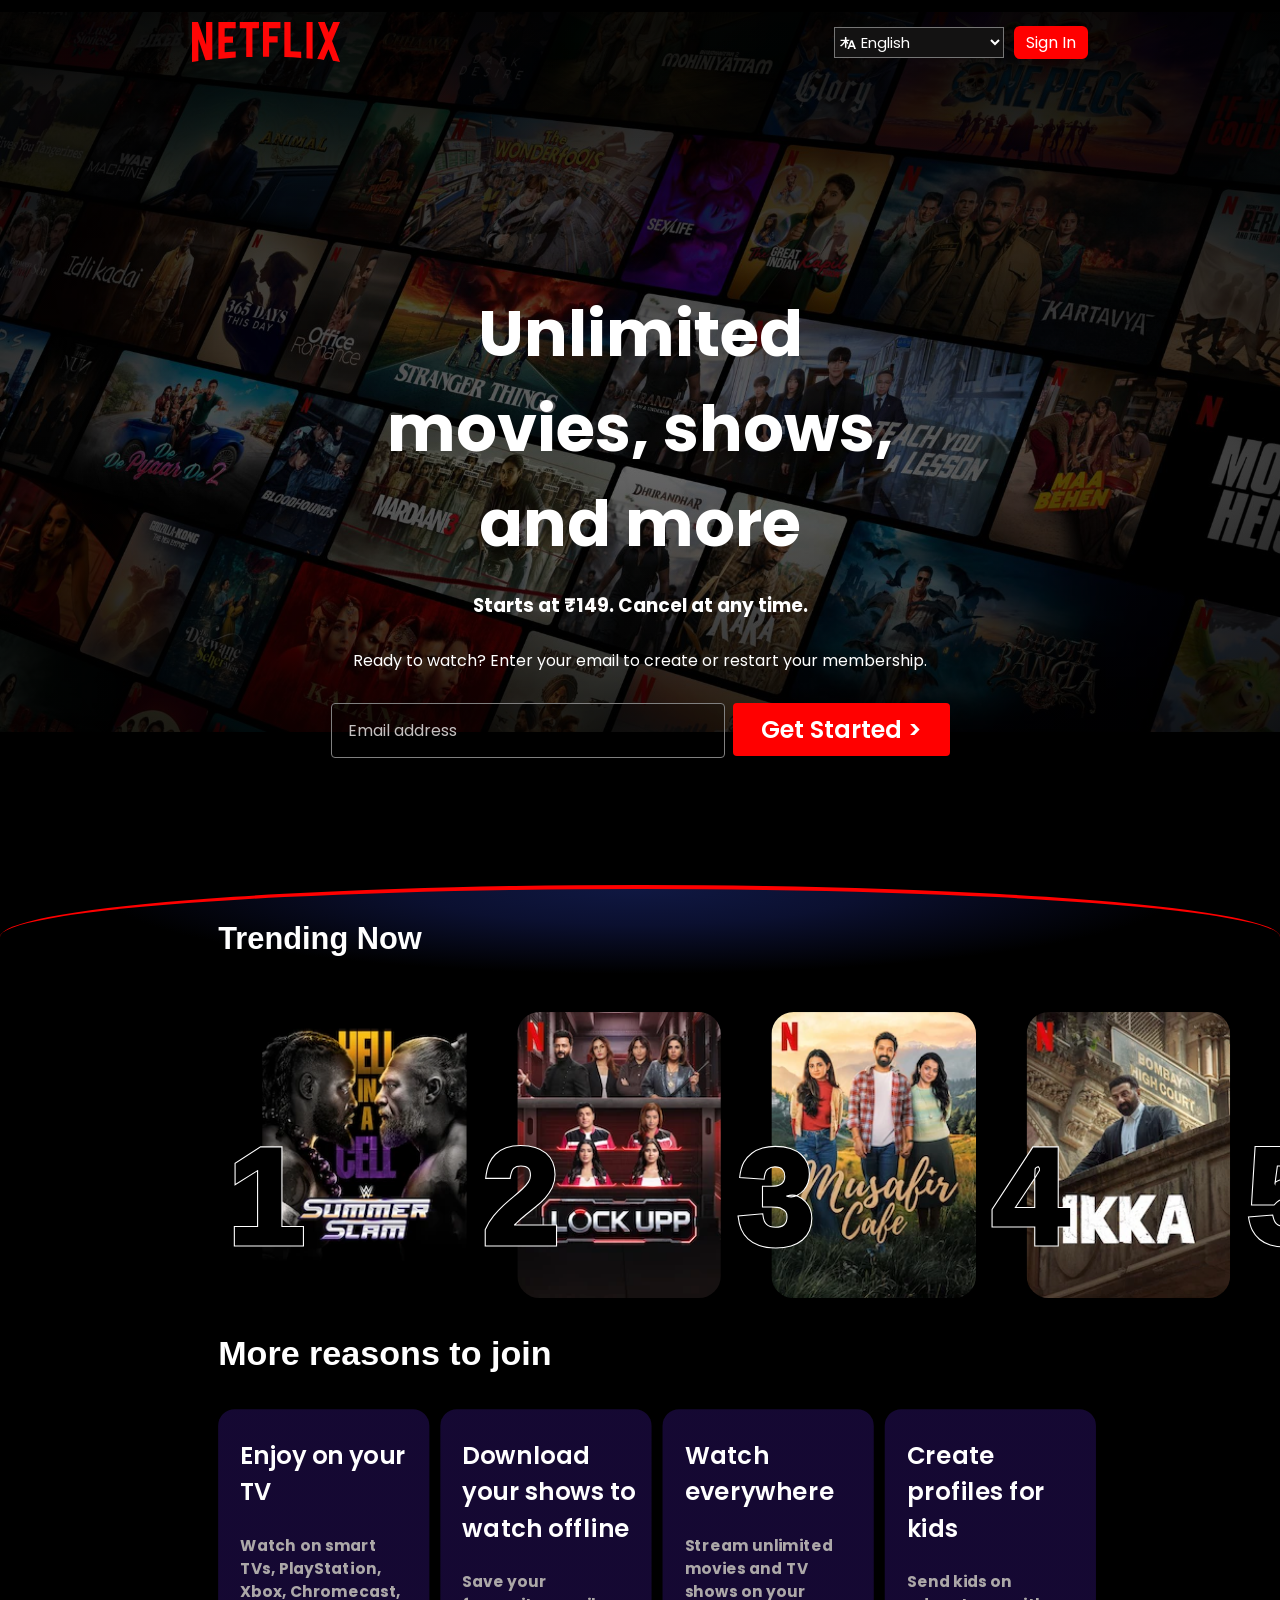
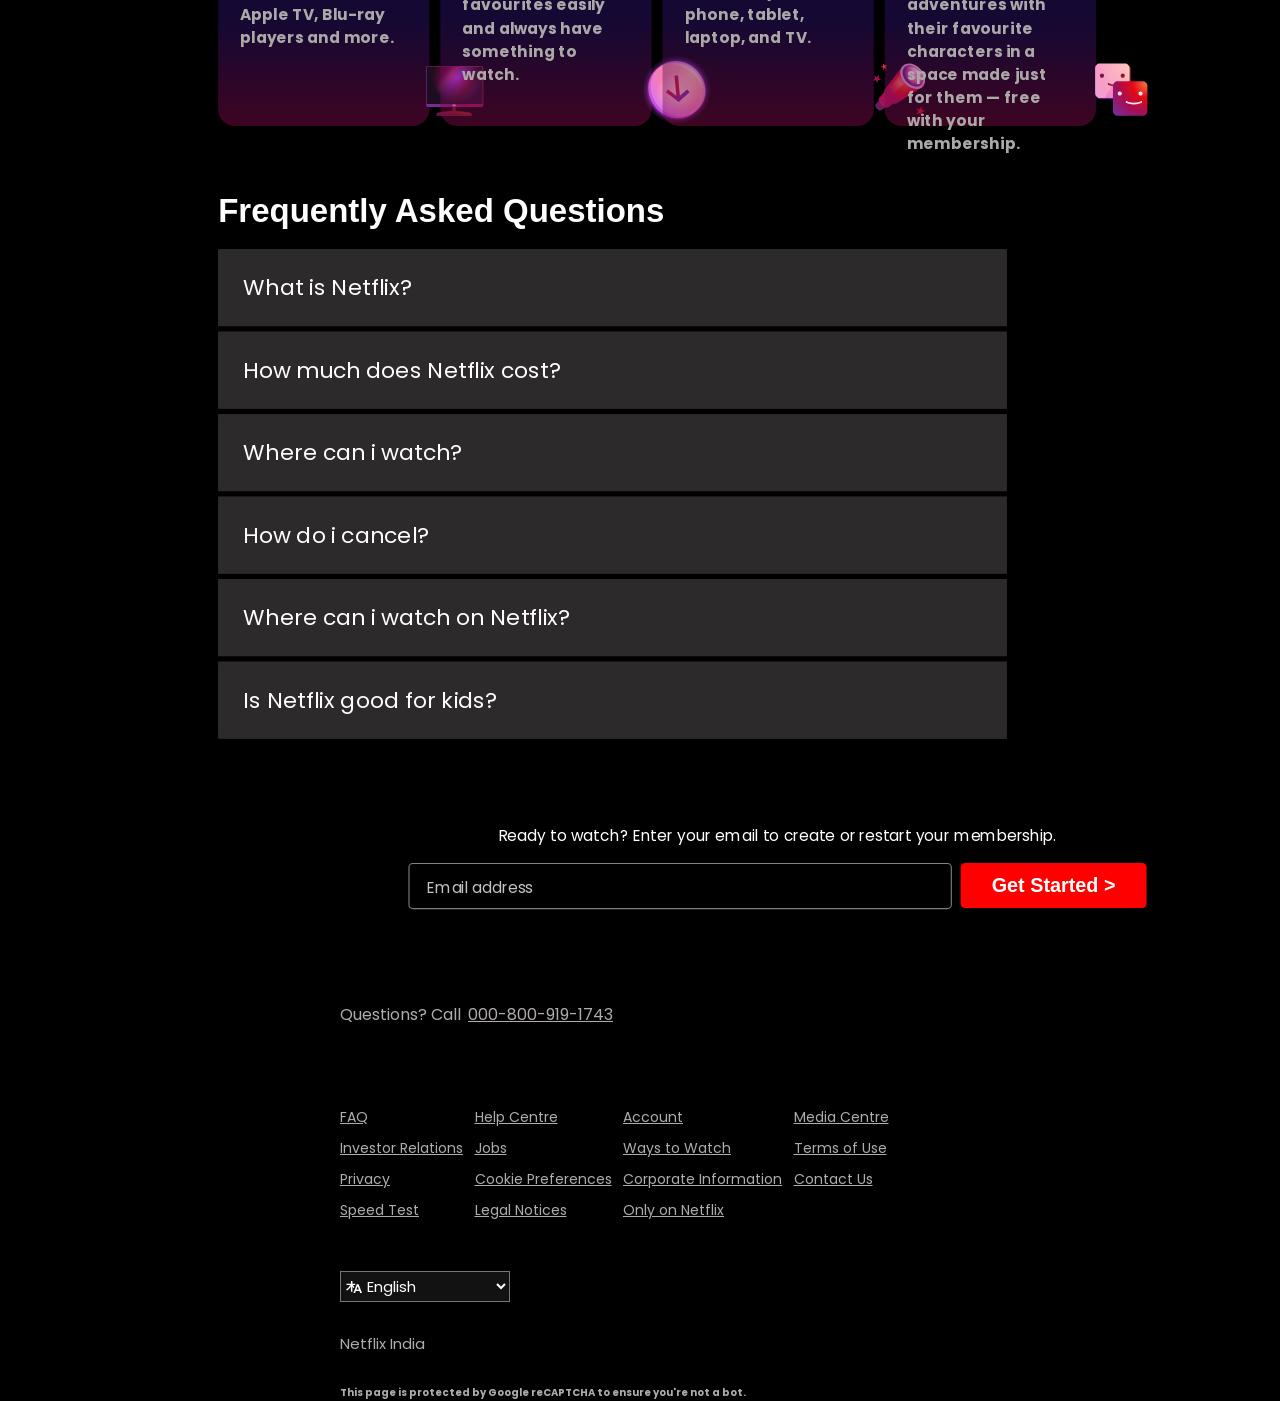
<file: index.html>
<!DOCTYPE html>
<html lang="en">

<head>
    <meta charset="UTF-8">
    <meta name="viewport" content="width=device-width, initial-scale=1.0">
    <title>Netflix</title>
    <link rel="stylesheet" href="style.css">
</head>

<body>
    <div class="main">
        <nav>
            <svg viewBox="0 0 111 30" version="1.1" xmlns="http://www.w3.org/2000/svg"
                xmlns:xlink="http://www.w3.org/1999/xlink" aria-hidden="true" role="img"
                class="default-ltr-iqcdef-cache-17hp4kx e38gzvf2">
                <g>
                    <path
                        d="M105.06233,14.2806261 L110.999156,30 C109.249227,29.7497422 107.500234,29.4366857 105.718437,29.1554972 L102.374168,20.4686475 L98.9371075,28.4375293 C97.2499766,28.1563408 95.5928391,28.061674 93.9057081,27.8432843 L99.9372012,14.0931671 L94.4680851,-5.68434189e-14 L99.5313525,-5.68434189e-14 L102.593495,7.87421502 L105.874965,-5.68434189e-14 L110.999156,-5.68434189e-14 L105.06233,14.2806261 Z M90.4686475,-5.68434189e-14 L85.8749649,-5.68434189e-14 L85.8749649,27.2499766 C87.3746368,27.3437061 88.9371075,27.4055675 90.4686475,27.5930265 L90.4686475,-5.68434189e-14 Z M81.9055207,26.93692 C77.7186241,26.6557316 73.5307901,26.4064111 69.250164,26.3117443 L69.250164,-5.68434189e-14 L73.9366389,-5.68434189e-14 L73.9366389,21.8745899 C76.6248008,21.9373887 79.3120255,22.1557784 81.9055207,22.2804387 L81.9055207,26.93692 Z M64.2496954,10.6561065 L64.2496954,15.3435186 L57.8442216,15.3435186 L57.8442216,25.9996251 L53.2186709,25.9996251 L53.2186709,-5.68434189e-14 L66.3436123,-5.68434189e-14 L66.3436123,4.68741213 L57.8442216,4.68741213 L57.8442216,10.6561065 L64.2496954,10.6561065 Z M45.3435186,4.68741213 L45.3435186,26.2498828 C43.7810479,26.2498828 42.1876465,26.2498828 40.6561065,26.3117443 L40.6561065,4.68741213 L35.8121661,4.68741213 L35.8121661,-5.68434189e-14 L50.2183897,-5.68434189e-14 L50.2183897,4.68741213 L45.3435186,4.68741213 Z M30.749836,15.5928391 C28.687787,15.5928391 26.2498828,15.5928391 24.4999531,15.6875059 L24.4999531,22.6562939 C27.2499766,22.4678976 30,22.2495079 32.7809542,22.1557784 L32.7809542,26.6557316 L19.812541,27.6876933 L19.812541,-5.68434189e-14 L32.7809542,-5.68434189e-14 L32.7809542,4.68741213 L24.4999531,4.68741213 L24.4999531,10.9991564 C26.3126816,10.9991564 29.0936358,10.9054269 30.749836,10.9054269 L30.749836,15.5928391 Z M4.78114163,12.9684132 L4.78114163,29.3429562 C3.09401069,29.5313525 1.59340144,29.7497422 0,30 L0,-5.68434189e-14 L4.4690224,-5.68434189e-14 L10.562377,17.0315868 L10.562377,-5.68434189e-14 L15.2497891,-5.68434189e-14 L15.2497891,28.061674 C13.5935889,28.3437998 11.906458,28.4375293 10.1246602,28.6868498 L4.78114163,12.9684132 Z">
                    </path>
                </g>
            </svg>
            <div class="group">
                <div class="lang">
            <svg viewBox="0 0 16 16" width="16" height="16" data-icon="LanguagesSmall"
                        data-icon-id=":R8pbaml6lalalal996:" aria-hidden="true" xmlns="http://www.w3.org/2000/svg"
                        fill="none" role="img">
                        <path fill="currentColor" fill-rule="evenodd"
                            d="M10.77 5.33 10.5 6 9.34 8.94l-.57 1.44L7.33 14h1.78l.73-1.97h3.58l.74 1.97H16l-3.43-8.67zm-.15 4.6-.24.63h2.51l-1.26-3.35zm-1.1-5.09.1-.19h-3.2V2h-1.5v2.65H.55V6h3.77A11 11 0 0 1 0 10.43c.33.28.81.8 1.05 1.16 1.5-.91 2.85-2.36 3.88-4.02v5.1h1.49V7.52q.6.95 1.33 1.8l.57-1.43a12 12 0 0 1-1.34-1.9h2.09z"
                            clip-rule="evenodd"></path>
                    </svg>
            <select name="lang" id="lang">
                <option value="English">English</option>
                <option value="Hindi">Hindi</option>
                <option value="Chinese">Chinese</option>
                <option value="Turkish">Turkish</option>
                <option value="Japanese">Japanese</option>
                <option value="Dutch">Dutch</option>
            </select>
        </div>
                <div class="button">
                    <button>Sign In </button>
                </div>
            </div>

        </nav>
        <div class="content">
            <div class="h">
                <h1>Unlimited movies, shows, and more</h1>
            </div>
            <h3>Starts at ₹149. Cancel at any time.</h3>
            <p>Ready to watch? Enter your email to create or restart your membership.</p>
            <div class="login">
                <input type="text" name="email id" id="email id" placeholder="Email address">
                <button>Get Started &gt</button>
            </div>
        </div>

        <div class="box"></div>
    </div>
    <div class="stroke"></div>
    <div class="attention">
        <h2>Trending Now</h2>
        <div class="slider">
            <div class="card">
                <img src="images/img1.jpeg" alt="img1">
                <div class="number">1</div>
            </div>

            <div class="card">
                <img src="images/img2.jpeg" alt="img2">
                <div class="number">2</div>
            </div>

            <div class="card">
                <img src="images/img3.jpeg" alt="img3">
                <div class="number">3</div>
            </div>

            <div class="card">
                <img src="images/img4.jpeg" alt="img4">
                <div class="number">4</div>
            </div>

            <div class="card">
                <img src="images/img5.jpeg" alt="img5">
                <div class="number">5</div>
            </div>

            <div class="card">
                <img src="images/img6.jpeg" alt="img6">
                <div class="number">6</div>
            </div>

            <div class="card">
                <img src="images/img7.jpeg" alt="img7">
                <div class="number">7</div>
            </div>

            <div class="card">
                <img src="images/img8.jpeg" alt="img8">
                <div class="number">8</div>
            </div>

            <div class="card">
                <img src="images/img9.jpeg" alt="img9">
                <div class="number">9</div>
            </div>

            <div class="card">
                <img src="images/img10.jpeg" alt="img10">
                <div class="number">10</div>
            </div>
        </div>

        <div class="lang">
            <h2>More reasons to join </h2>
        </div>
        <div class="card2dis">
            <div class="card2">
                <div class="det">Enjoy on your TV</div>
                <h1>Watch on smart TVs, PlayStation, Xbox, Chromecast, Apple TV, Blu-ray players and more.</h1>
                <div class="svgedit">
                    <svg width="72" height="72" viewBox="0 0 72 72" fill="none">
                        <g id="television-core-small">
                            <path id="Vector" fill-rule="evenodd" clip-rule="evenodd"
                                d="M37.2 53.3992C37.2 52.7365 36.6628 52.1992 36 52.1992H34.8C34.1373 52.1992 33.6 52.7365 33.6 53.3992V56.2636C33.6 56.9129 33.0834 57.4433 32.4347 57.4739C30.3013 57.5744 28.1719 57.7834 26.0546 58.1011L19.444 59.0926C18.2692 59.2688 17.4 60.2782 17.4 61.4662V62.0992C17.4 62.4304 17.6686 62.6992 18 62.6992H52.8C53.1314 62.6992 53.4 62.4304 53.4 62.0992V61.4662C53.4 60.2782 52.5309 59.2688 51.3561 59.0926L44.7454 58.1011C42.6282 57.7834 40.4987 57.5744 38.3653 57.4739C37.7167 57.4433 37.2 56.9129 37.2 56.2636V53.3992Z"
                                fill="url(#paint0_radial_5179_1308)"></path>
                            <path id="Vector_2"
                                d="M18.6 60.7388C18.6 60.2306 18.9587 59.796 19.4602 59.711C22.0196 59.2775 29.7585 58.0508 35.4 58.0508C41.0415 58.0508 48.7804 59.2775 51.3398 59.711C51.8412 59.796 52.2 60.2306 52.2 60.7388C52.2 60.902 52.0575 61.0268 51.8967 61.0004C50.1219 60.707 40.9704 59.2409 35.4 59.2409C29.8295 59.2409 20.678 60.707 18.9033 61.0004C18.7425 61.0268 18.6 60.902 18.6 60.7388Z"
                                fill="url(#paint1_radial_5179_1308)"></path>
                            <path id="Vector_3"
                                d="M63 12H8.99995C8.00584 12 7.19995 12.8059 7.19995 13.8V51.6C7.19995 52.5941 8.00584 53.4 8.99995 53.4H63C63.9941 53.4 64.8 52.5941 64.8 51.6V13.8C64.8 12.8059 63.9941 12 63 12Z"
                                fill="url(#paint2_linear_5179_1308)"></path>
                            <path id="Vector_4"
                                d="M63 12H8.99995C8.00584 12 7.19995 12.8059 7.19995 13.8V51.6C7.19995 52.5941 8.00584 53.4 8.99995 53.4H63C63.9941 53.4 64.8 52.5941 64.8 51.6V13.8C64.8 12.8059 63.9941 12 63 12Z"
                                fill="url(#paint3_radial_5179_1308)"></path>
                            <path id="Vector_5" fill-rule="evenodd" clip-rule="evenodd"
                                d="M8.99995 12.6H63C63.663 12.6 64.2 13.1372 64.2 13.8V50.4H7.79995V13.8C7.79995 13.1372 8.33719 12.6 8.99995 12.6ZM7.19995 50.4V13.8C7.19995 12.8059 8.00581 12 8.99995 12H63C63.9942 12 64.8 12.8059 64.8 13.8V50.4V51.6C64.8 52.5941 63.9942 53.4 63 53.4H8.99995C8.00581 53.4 7.19995 52.5941 7.19995 51.6V50.4Z"
                                fill="url(#paint4_radial_5179_1308)"></path>
                            <path id="Vector_6"
                                d="M35.4 52.8C36.3941 52.8 37.2 52.3971 37.2 51.9C37.2 51.4029 36.3941 51 35.4 51C34.4059 51 33.6 51.4029 33.6 51.9C33.6 52.3971 34.4059 52.8 35.4 52.8Z"
                                fill="url(#paint5_radial_5179_1308)"></path>
                        </g>
                        <defs>
                            <radialGradient id="paint0_radial_5179_1308" cx="0" cy="0" r="1"
                                gradientUnits="userSpaceOnUse"
                                gradientTransform="translate(50.3269 49.3723) rotate(118.526) scale(55.1579 46.2871)">
                                <stop stop-color="#802600"></stop>
                                <stop offset="0.333333" stop-color="#6F181D"></stop>
                                <stop offset="0.666667" stop-color="#5B1333"></stop>
                                <stop offset="1" stop-color="#391945"></stop>
                            </radialGradient>
                            <radialGradient id="paint1_radial_5179_1308" cx="0" cy="0" r="1"
                                gradientUnits="userSpaceOnUse"
                                gradientTransform="translate(48.1077 53.6128) rotate(158.116) scale(32.7275 42.219)">
                                <stop stop-color="#99421D"></stop>
                                <stop offset="0.333333" stop-color="#99161D"></stop>
                                <stop offset="0.666667" stop-color="#7D1845"></stop>
                                <stop offset="1" stop-color="#59216E"></stop>
                            </radialGradient>
                            <linearGradient id="paint2_linear_5179_1308" x1="10.4727" y1="14.9572" x2="56.1755"
                                y2="51.4814" gradientUnits="userSpaceOnUse">
                                <stop stop-color="#99161D"></stop>
                                <stop offset="0.245283" stop-color="#CA005B"></stop>
                                <stop offset="0.346698" stop-color="#FF479A"></stop>
                                <stop offset="0.46934" stop-color="#CC3CFF"></stop>
                                <stop offset="0.735849" stop-color="#BC1A22"></stop>
                                <stop offset="1" stop-color="#C94FF5"></stop>
                            </linearGradient>
                            <radialGradient id="paint3_radial_5179_1308" cx="0" cy="0" r="1"
                                gradientUnits="userSpaceOnUse"
                                gradientTransform="translate(38.6181 23.8286) rotate(90) scale(25.9571 25.8545)">
                                <stop stop-color="#1C0E20" stop-opacity="0"></stop>
                                <stop offset="1" stop-color="#1C0E20"></stop>
                            </radialGradient>
                            <radialGradient id="paint4_radial_5179_1308" cx="0" cy="0" r="1"
                                gradientUnits="userSpaceOnUse"
                                gradientTransform="translate(54 20.1938) rotate(144.293) scale(47.2897 44.8232)">
                                <stop stop-color="#EF7744"></stop>
                                <stop offset="0.333333" stop-color="#E50914"></stop>
                                <stop offset="0.666667" stop-color="#A70D53"></stop>
                                <stop offset="1" stop-color="#792A95"></stop>
                            </radialGradient>
                            <radialGradient id="paint5_radial_5179_1308" cx="0" cy="0" r="1"
                                gradientUnits="userSpaceOnUse"
                                gradientTransform="translate(36.525 51.3562) rotate(135) scale(4.58735)">
                                <stop stop-color="#FFDCCC"></stop>
                                <stop offset="0.333333" stop-color="#FFBDC0"></stop>
                                <stop offset="0.666667" stop-color="#F89DC6"></stop>
                                <stop offset="1" stop-color="#E4A1FA"></stop>
                            </radialGradient>
                        </defs>
                    </svg>
                </div>

            </div>

            <div class="card2">
                <div class="det">Download your shows to watch offline</div>
                <h1>Save your favourites easily and always have something to watch.</h1>
                <div class="svgedit">
                    <svg width="72" height="72" viewBox="0 0 72 72" fill="none">
                        <g id="download-core-small">
                            <path id="Vector"
                                d="M36 70.2008C54.8882 70.2008 70.2001 54.8889 70.2001 36.0008C70.2001 17.1126 54.8882 1.80078 36 1.80078C17.1119 1.80078 1.80005 17.1126 1.80005 36.0008C1.80005 54.8889 17.1119 70.2008 36 70.2008Z"
                                fill="url(#paint0_radial_5179_7940)"></path>
                            <path id="Vector_2" opacity="0.4"
                                d="M64.7658 36.195C65.5206 51.5916 53.7908 63.5824 38.5668 62.977C23.3428 62.3722 10.3893 49.4 9.63446 34.0034C8.87954 18.6068 20.6091 6.61594 35.8331 7.22116C51.0571 7.82638 64.0104 20.7984 64.7658 36.195Z"
                                fill="url(#paint1_radial_5179_7940)"></path>
                            <path id="Vector_3"
                                d="M62.3657 37.9958C63.1205 53.3924 51.3908 65.3832 36.1668 64.7778C20.9428 64.173 7.9893 51.2008 7.23444 35.8041C6.47952 20.4075 18.2091 8.41672 33.4331 9.02194C48.6571 9.62716 61.6103 22.5992 62.3657 37.9958Z"
                                fill="url(#paint2_radial_5179_7940)"></path>
                            <path id="Vector_4" opacity="0.5"
                                d="M64.7658 36.195C65.5206 51.5916 53.7908 63.5824 38.5668 62.977C23.3428 62.3722 10.3893 49.4 9.63446 34.0034C8.87954 18.6068 20.6091 6.61594 35.8331 7.22116C51.0571 7.82638 64.0104 20.7984 64.7658 36.195Z"
                                fill="url(#paint3_radial_5179_7940)"></path>
                            <path id="Vector_5" opacity="0.6"
                                d="M36.9 60.6C48.6636 60.6 58.2 51.0637 58.2 39.3C58.2 27.5363 48.6636 18 36.9 18C25.1363 18 15.6 27.5363 15.6 39.3C15.6 51.0637 25.1363 60.6 36.9 60.6Z"
                                fill="url(#paint4_radial_5179_7940)"></path>
                            <path id="Vector_6" fill-rule="evenodd" clip-rule="evenodd"
                                d="M39.0849 42.2727L46.3387 35.76L48.8945 38.5142L38.9118 47.477L37.8466 48.4333L36.6071 47.477L24.9899 38.5142L27.0434 35.76L35.4849 42.2727L33.6 21.6016H37.2L39.0849 42.2727Z"
                                fill="url(#paint5_radial_5179_7940)"></path>
                            <path id="Vector_7" opacity="0.4" fill-rule="evenodd" clip-rule="evenodd"
                                d="M61.6566 34.9618C61.7832 35.3893 62.391 35.3233 62.3694 34.878C61.6962 21.1369 50.1509 9.55975 36.5817 9.01957C34.4606 8.93515 32.4155 9.12541 30.4772 9.55909C30.0745 9.64915 30.1575 10.2082 30.5697 10.2246C45.0094 10.7979 57.6246 21.2971 61.6566 34.9618Z"
                                fill="url(#paint6_radial_5179_7940)"></path>
                        </g>
                        <defs>
                            <radialGradient id="paint0_radial_5179_7940" cx="0" cy="0" r="1"
                                gradientUnits="userSpaceOnUse"
                                gradientTransform="translate(36.0001 36.1837) rotate(-90) scale(34.3829)">
                                <stop offset="0.782019" stop-color="#982DBE"></stop>
                                <stop offset="0.906819" stop-color="#B038DC" stop-opacity="0.2"></stop>
                                <stop offset="1" stop-color="#E4A1FA" stop-opacity="0"></stop>
                            </radialGradient>
                            <radialGradient id="paint1_radial_5179_7940" cx="0" cy="0" r="1"
                                gradientUnits="userSpaceOnUse"
                                gradientTransform="translate(52.9937 20.0992) rotate(135) scale(49.9836)">
                                <stop stop-color="#FFDCCC"></stop>
                                <stop offset="0.333333" stop-color="#FFBDC0"></stop>
                                <stop offset="0.666667" stop-color="#F89DC6"></stop>
                                <stop offset="1" stop-color="#E4A1FA"></stop>
                            </radialGradient>
                            <radialGradient id="paint2_radial_5179_7940" cx="0" cy="0" r="1"
                                gradientUnits="userSpaceOnUse"
                                gradientTransform="translate(52.7999 19.6937) rotate(135) scale(53.1037)">
                                <stop stop-color="#FFA984"></stop>
                                <stop offset="0.333333" stop-color="#FF787F"></stop>
                                <stop offset="0.666667" stop-color="#F45FA2"></stop>
                                <stop offset="1" stop-color="#C44AF1"></stop>
                            </radialGradient>
                            <radialGradient id="paint3_radial_5179_7940" cx="0" cy="0" r="1"
                                gradientUnits="userSpaceOnUse"
                                gradientTransform="translate(52.9937 20.0992) rotate(135) scale(49.9836)">
                                <stop stop-color="#FFDCCC"></stop>
                                <stop offset="0.333333" stop-color="#FFBDC0"></stop>
                                <stop offset="0.666667" stop-color="#F89DC6"></stop>
                                <stop offset="1" stop-color="#E4A1FA"></stop>
                            </radialGradient>
                            <radialGradient id="paint4_radial_5179_7940" cx="0" cy="0" r="1"
                                gradientUnits="userSpaceOnUse" gradientTransform="translate(36.9 39.3) scale(21.3)">
                                <stop stop-color="white"></stop>
                                <stop offset="1" stop-color="white" stop-opacity="0"></stop>
                            </radialGradient>
                            <radialGradient id="paint5_radial_5179_7940" cx="0" cy="0" r="1"
                                gradientUnits="userSpaceOnUse"
                                gradientTransform="translate(31.2 32.1016) rotate(39.5226) scale(15.5567)">
                                <stop stop-color="#EF7744"></stop>
                                <stop offset="0.2406" stop-color="#E50914"></stop>
                                <stop offset="1" stop-color="#792A95"></stop>
                            </radialGradient>
                            <radialGradient id="paint6_radial_5179_7940" cx="0" cy="0" r="1"
                                gradientUnits="userSpaceOnUse"
                                gradientTransform="translate(50.7 21.3) rotate(-180) scale(30)">
                                <stop stop-color="white"></stop>
                                <stop offset="1" stop-color="white" stop-opacity="0"></stop>
                            </radialGradient>
                        </defs>
                    </svg>
                </div>

            </div>

            <div class="card2">
                <div class="det">Watch everywhere</div>
                <h1>Stream unlimited movies and TV shows on your phone, tablet, laptop, and TV.</h1>
                <div class="svgedit">
                    <svg width="72" height="72" viewBox="0 0 72 72" fill="none">
                        <g id="telescope-core-small">
                            <path id="Vector"
                                d="M24.0492 36.6016L33.6 46.3898L17.8029 56.8633C17.8029 56.8633 15.8891 57.6983 13.625 55.2638C11.361 52.8293 12.1235 51.238 12.1235 51.238L24.0492 36.6016Z"
                                fill="url(#paint0_radial_5179_1664)"></path>
                            <path id="Vector_2"
                                d="M25.0344 34.1992L36 46.151L25.0616 53.8043C25.0616 53.8043 21.8289 55.0984 18.0987 51.0172C14.3686 46.9358 15.9198 44.5105 15.9198 44.5105L25.0344 34.1992Z"
                                fill="url(#paint1_radial_5179_1664)"></path>
                            <path id="Vector_3"
                                d="M39 13.0195L59.1 33.6788L32.5325 50.4142C32.5325 50.4142 28.7459 50.2552 24.3978 45.4897C20.0498 40.7243 21.4096 35.8101 21.4096 35.8101L39 13.0195Z"
                                fill="url(#paint2_radial_5179_1664)"></path>
                            <path id="Vector_4"
                                d="M57.6709 15.3516C63.1044 21.2807 63.9858 29.2883 59.6386 33.2371C55.2916 37.186 47.3628 35.5806 41.9292 29.6515C36.4954 23.7224 35.6145 15.7148 39.9615 11.766C44.3084 7.81716 52.2372 9.42252 57.6709 15.3516Z"
                                fill="url(#paint3_radial_5179_1664)"></path>
                            <path id="Vector_5"
                                d="M58.3787 31.255C54.8121 34.5032 48.2143 33.0817 43.6421 28.0798C39.07 23.078 38.2547 16.39 41.8213 13.1419C45.3879 9.89364 51.9857 11.3152 56.5579 16.3171C61.1298 21.3189 61.9452 28.0069 58.3787 31.255Z"
                                fill="url(#paint4_radial_5179_1664)"></path>
                            <path id="Vector_6" opacity="0.85"
                                d="M59.6783 28.823C60.576 24.1785 59.6544 20.5934 56.1603 16.6199C52.6662 12.6464 47.3508 10.8657 43.7796 12.7598C39.371 15.098 48.3734 13.5961 53.4577 19.5815C57.8259 24.724 58.8516 33.1009 59.6783 28.823Z"
                                fill="url(#paint5_radial_5179_1664)"></path>
                            <path id="Vector_7" opacity="0.4"
                                d="M50.3979 25.2452C50.4549 26.7239 49.2932 27.7677 47.8032 27.5766C46.3131 27.3856 45.059 26.032 45.002 24.5532C44.945 23.0745 46.1067 22.0307 47.5968 22.2218C49.0868 22.4128 50.341 23.7664 50.3979 25.2452Z"
                                fill="url(#paint6_radial_5179_1664)"></path>
                            <path id="Vector_8" opacity="0.6"
                                d="M36.9217 21.0039L26.4258 34.3627C26.3297 36.4604 28.2903 39.5534 30.0334 40.8344L41.2345 29.9105C39.6 28.2005 36.9591 24.1025 36.9217 21.0039Z"
                                fill="url(#paint7_radial_5179_1664)"></path>
                            <path id="Vector_9" fill-rule="evenodd" clip-rule="evenodd"
                                d="M20.0576 9.60156L21.479 11.7187L24 11.0654L22.3575 13.0272L23.7789 15.1444L21.3424 14.2397L19.7 16.2016L19.8365 13.6806L17.4 12.7759L19.9209 12.1225L20.0576 9.60156ZM58.776 52.8016L58.9623 56.4685L62.4 57.4188L59.0774 58.7347L59.2637 62.4016L57.0239 59.548L53.7014 60.8638L55.6397 57.7843L53.4 54.9307L56.8377 55.8811L58.776 52.8016ZM15.206 24.2101L15.8768 21.0016L13.4793 23.1964L10.6853 21.5563L11.9975 24.553L9.59998 26.7478L12.8085 26.405L14.1207 29.4016L14.7915 26.1931L18 25.8502L15.206 24.2101Z"
                                fill="url(#paint8_linear_5179_1664)"></path>
                        </g>
                        <defs>
                            <radialGradient id="paint0_radial_5179_1664" cx="0" cy="0" r="1"
                                gradientUnits="userSpaceOnUse"
                                gradientTransform="translate(36.6875 32.7016) rotate(135) scale(34.9134)">
                                <stop stop-color="#99421D"></stop>
                                <stop offset="0.333333" stop-color="#99161D"></stop>
                                <stop offset="0.666667" stop-color="#7D1845"></stop>
                                <stop offset="1" stop-color="#59216E"></stop>
                            </radialGradient>
                            <radialGradient id="paint1_radial_5179_1664" cx="0" cy="0" r="1"
                                gradientUnits="userSpaceOnUse"
                                gradientTransform="translate(42.5937 27.2992) rotate(135) scale(44.5477 44.5279)">
                                <stop stop-color="#EF7744"></stop>
                                <stop offset="0.333333" stop-color="#E50914"></stop>
                                <stop offset="0.666667" stop-color="#A70D53"></stop>
                                <stop offset="1" stop-color="#792A95"></stop>
                            </radialGradient>
                            <radialGradient id="paint2_radial_5179_1664" cx="0" cy="0" r="1"
                                gradientUnits="userSpaceOnUse"
                                gradientTransform="translate(42.3 29.106) rotate(135) scale(31.8127)">
                                <stop stop-color="#FB540D"></stop>
                                <stop offset="0.333333" stop-color="#E50914"></stop>
                                <stop offset="0.666667" stop-color="#A70D53"></stop>
                                <stop offset="1" stop-color="#792A95"></stop>
                            </radialGradient>
                            <radialGradient id="paint3_radial_5179_1664" cx="0" cy="0" r="1"
                                gradientUnits="userSpaceOnUse"
                                gradientTransform="translate(57.675 14.7078) rotate(134.326) scale(24.0433 24.0367)">
                                <stop stop-color="#FFDCCC"></stop>
                                <stop offset="0.333333" stop-color="#FFBDC0"></stop>
                                <stop offset="0.666667" stop-color="#F89DC6"></stop>
                                <stop offset="1" stop-color="#E4A1FA"></stop>
                            </radialGradient>
                            <radialGradient id="paint4_radial_5179_1664" cx="0" cy="0" r="1"
                                gradientUnits="userSpaceOnUse"
                                gradientTransform="translate(52.1305 21.273) rotate(141.875) scale(9.87138 12.8159)">
                                <stop offset="0.307292" stop-color="#F89DC6"></stop>
                                <stop offset="0.645392" stop-color="#E75094"></stop>
                                <stop offset="1" stop-color="#59216E"></stop>
                            </radialGradient>
                            <radialGradient id="paint5_radial_5179_1664" cx="0" cy="0" r="1"
                                gradientUnits="userSpaceOnUse"
                                gradientTransform="translate(55.8 15.6) rotate(135) scale(13.1522)">
                                <stop stop-color="white"></stop>
                                <stop offset="1" stop-color="white" stop-opacity="0"></stop>
                            </radialGradient>
                            <radialGradient id="paint6_radial_5179_1664" cx="0" cy="0" r="1"
                                gradientUnits="userSpaceOnUse"
                                gradientTransform="translate(49.2362 22.9648) rotate(131.079) scale(5.08644 6.006)">
                                <stop stop-color="white"></stop>
                                <stop offset="1" stop-color="white" stop-opacity="0"></stop>
                            </radialGradient>
                            <radialGradient id="paint7_radial_5179_1664" cx="0" cy="0" r="1"
                                gradientUnits="userSpaceOnUse"
                                gradientTransform="translate(36.8758 29.1353) rotate(137.622) scale(13.5764)">
                                <stop stop-color="#FFA984"></stop>
                                <stop offset="1" stop-color="#F7636B" stop-opacity="0"></stop>
                            </radialGradient>
                            <linearGradient id="paint8_linear_5179_1664" x1="44.65" y1="27.9016" x2="24.25" y2="48.3016"
                                gradientUnits="userSpaceOnUse">
                                <stop stop-color="#EF7744"></stop>
                                <stop offset="0.333333" stop-color="#E50914"></stop>
                                <stop offset="0.666667" stop-color="#A70D53"></stop>
                                <stop offset="1" stop-color="#792A95"></stop>
                            </linearGradient>
                        </defs>
                    </svg>
                </div>

            </div>

            <div class="card2">
                <div class="det">Create profiles for kids</div>
                <h1>Send kids on adventures with their favourite characters in a space made just for them — free with
                    your membership.</h1>
                <div class="svgedit">
                    <svg width="72" height="72" viewBox="0 0 72 72" fill="none">
                        <g id="profiles-core-small">
                            <path id="Vector"
                                d="M10.8 15.6008C10.8 12.9499 12.949 10.8008 15.5999 10.8008H40.8C43.4509 10.8008 45.6 12.9498 45.6 15.6008V40.8007C45.6 43.4516 43.4509 45.6007 40.8 45.6007H15.6C12.949 45.6007 10.8 43.4517 10.8 40.8007V15.6008Z"
                                fill="url(#paint0_radial_5179_7919)"></path>
                            <path id="Vector_2"
                                d="M9.59998 14.4016C9.59998 11.7506 11.749 9.60162 14.4 9.60156H39.6C42.251 9.60156 44.4 11.7506 44.4 14.4016V39.6015C44.4 42.2525 42.251 44.4015 39.6 44.4015H14.4C11.749 44.4016 9.59998 42.2525 9.59998 39.6015V14.4016Z"
                                fill="url(#paint1_radial_5179_7919)"></path>
                            <path id="Vector_3"
                                d="M18.6 21.9008C18.6 23.0606 17.6598 24.0008 16.5 24.0008C15.3402 24.0008 14.4 23.0606 14.4 21.9008C14.4 20.741 15.3402 19.8008 16.5 19.8008C17.6598 19.8008 18.6 20.741 18.6 21.9008Z"
                                fill="url(#paint2_radial_5179_7919)"></path>
                            <path id="Vector_4"
                                d="M39.6 21.9008C39.6 23.0606 38.6598 24.0008 37.5 24.0008C36.3402 24.0008 35.4 23.0606 35.4 21.9008C35.4 20.741 36.3402 19.8008 37.5 19.8008C38.6598 19.8008 39.6 20.741 39.6 21.9008Z"
                                fill="url(#paint3_radial_5179_7919)"></path>
                            <path id="Vector_5"
                                d="M23.6713 29.4501C23.2437 29.1967 22.6917 29.3379 22.4383 29.7655C22.1848 30.1932 22.3261 30.7452 22.7537 30.9986C23.8254 31.6337 26.769 32.7744 30.6375 32.7744C34.506 32.7744 37.4497 31.6337 38.5213 30.9986C38.949 30.7452 39.0902 30.1932 38.8368 29.7655C38.5834 29.3379 38.0313 29.1967 37.6037 29.4501C36.8191 29.9151 34.194 30.9744 30.6375 30.9744C27.081 30.9744 24.456 29.9151 23.6713 29.4501Z"
                                fill="url(#paint4_radial_5179_7919)"></path>
                            <path id="Vector_6" opacity="0.35"
                                d="M19.2 44.4016H28.2L32.4 27.6016C30.2787 28.1801 28.4542 29.5387 27.2921 31.4053L19.2 44.4016Z"
                                fill="url(#paint5_radial_5179_7919)"></path>
                            <path id="Vector_7"
                                d="M27.6 32.4016C27.6 29.7506 29.749 27.6016 32.4 27.6016L57.6 27.6016C60.2508 27.6016 62.4 29.7506 62.4 32.4016V57.6015C62.4 60.2524 60.2508 62.4016 57.6 62.4016H32.4C29.749 62.4016 27.6 60.2524 27.6 57.6016V32.4016Z"
                                fill="url(#paint6_radial_5179_7919)"></path>
                            <path id="Vector_8"
                                d="M36.6 39.9008C36.6 41.0606 35.6598 42.0008 34.5 42.0008C33.3402 42.0008 32.4 41.0606 32.4 39.9008C32.4 38.741 33.3402 37.8008 34.5 37.8008C35.6598 37.8008 36.6 38.741 36.6 39.9008Z"
                                fill="url(#paint7_radial_5179_7919)"></path>
                            <path id="Vector_9"
                                d="M57.6 39.9008C57.6 41.0606 56.6598 42.0008 55.5 42.0008C54.3402 42.0008 53.4 41.0606 53.4 39.9008C53.4 38.741 54.3402 37.8008 55.5 37.8008C56.6598 37.8008 57.6 38.741 57.6 39.9008Z"
                                fill="url(#paint8_radial_5179_7919)"></path>
                            <path id="Vector_10"
                                d="M41.8213 47.6025C41.3937 47.349 40.8416 47.4903 40.5882 47.9179C40.3348 48.3455 40.476 48.8976 40.9037 49.1509C41.9753 49.786 44.919 50.9267 48.7875 50.9267C52.656 50.9267 55.5996 49.786 56.6713 49.1509C57.0989 48.8976 57.2402 48.3455 56.9867 47.9179C56.7333 47.4903 56.1813 47.349 55.7537 47.6025C54.969 48.0674 52.344 49.1267 48.7875 49.1267C45.231 49.1267 42.6059 48.0674 41.8213 47.6025Z"
                                fill="url(#paint9_radial_5179_7919)"></path>
                        </g>
                        <defs>
                            <radialGradient id="paint0_radial_5179_7919" cx="0" cy="0" r="1"
                                gradientUnits="userSpaceOnUse"
                                gradientTransform="translate(39.075 17.6882) rotate(135) scale(32.8097)">
                                <stop stop-color="#99421D"></stop>
                                <stop offset="0.333333" stop-color="#99161D"></stop>
                                <stop offset="0.666667" stop-color="#7D1845"></stop>
                                <stop offset="1" stop-color="#59216E"></stop>
                            </radialGradient>
                            <radialGradient id="paint1_radial_5179_7919" cx="0" cy="0" r="1"
                                gradientUnits="userSpaceOnUse"
                                gradientTransform="translate(62.4 8.70157) rotate(133.87) scale(75.3216)">
                                <stop stop-color="#FFDCCC"></stop>
                                <stop offset="0.333333" stop-color="#FFBDC0"></stop>
                                <stop offset="0.666667" stop-color="#F89DC6"></stop>
                                <stop offset="1" stop-color="#E4A1FA"></stop>
                            </radialGradient>
                            <radialGradient id="paint2_radial_5179_7919" cx="0" cy="0" r="1"
                                gradientUnits="userSpaceOnUse"
                                gradientTransform="translate(60.3 11.1008) rotate(133.939) scale(68.7426 55.9547)">
                                <stop stop-color="#99421D"></stop>
                                <stop offset="0.333333" stop-color="#99161D"></stop>
                                <stop offset="0.666667" stop-color="#7D1845"></stop>
                                <stop offset="1" stop-color="#59216E"></stop>
                            </radialGradient>
                            <radialGradient id="paint3_radial_5179_7919" cx="0" cy="0" r="1"
                                gradientUnits="userSpaceOnUse"
                                gradientTransform="translate(60.3 11.1008) rotate(133.939) scale(68.7426 55.9547)">
                                <stop stop-color="#99421D"></stop>
                                <stop offset="0.333333" stop-color="#99161D"></stop>
                                <stop offset="0.666667" stop-color="#7D1845"></stop>
                                <stop offset="1" stop-color="#59216E"></stop>
                            </radialGradient>
                            <radialGradient id="paint4_radial_5179_7919" cx="0" cy="0" r="1"
                                gradientUnits="userSpaceOnUse"
                                gradientTransform="translate(60.3 11.0994) rotate(133.939) scale(68.7426 55.9548)">
                                <stop stop-color="#99421D"></stop>
                                <stop offset="0.333333" stop-color="#99161D"></stop>
                                <stop offset="0.666667" stop-color="#7D1845"></stop>
                                <stop offset="1" stop-color="#59216E"></stop>
                            </radialGradient>
                            <radialGradient id="paint5_radial_5179_7919" cx="0" cy="0" r="1"
                                gradientUnits="userSpaceOnUse"
                                gradientTransform="translate(39.6 27.9016) rotate(135) scale(23.3345)">
                                <stop stop-color="#FFA984"></stop>
                                <stop offset="0.333333" stop-color="#FF787F"></stop>
                                <stop offset="0.666667" stop-color="#F45FA2"></stop>
                                <stop offset="1" stop-color="#C44AF1"></stop>
                            </radialGradient>
                            <radialGradient id="paint6_radial_5179_7919" cx="0" cy="0" r="1"
                                gradientUnits="userSpaceOnUse"
                                gradientTransform="translate(61.8 29.7016) rotate(135) scale(43.2749)">
                                <stop stop-color="#EF7744"></stop>
                                <stop offset="0.333333" stop-color="#E50914"></stop>
                                <stop offset="0.666667" stop-color="#A70D53"></stop>
                                <stop offset="1" stop-color="#792A95"></stop>
                            </radialGradient>
                            <radialGradient id="paint7_radial_5179_7919" cx="0" cy="0" r="1"
                                gradientUnits="userSpaceOnUse"
                                gradientTransform="translate(62.1 11.1008) rotate(137.146) scale(73.6614 60.3576)">
                                <stop stop-color="#FFDCCC"></stop>
                                <stop offset="0.333333" stop-color="#FDF6F6"></stop>
                                <stop offset="0.666667" stop-color="#FADCE9"></stop>
                                <stop offset="1" stop-color="#E4A1FA"></stop>
                            </radialGradient>
                            <radialGradient id="paint8_radial_5179_7919" cx="0" cy="0" r="1"
                                gradientUnits="userSpaceOnUse"
                                gradientTransform="translate(62.1 11.1008) rotate(137.146) scale(73.6614 60.3576)">
                                <stop stop-color="#FFDCCC"></stop>
                                <stop offset="0.333333" stop-color="#FDF6F6"></stop>
                                <stop offset="0.666667" stop-color="#FADCE9"></stop>
                                <stop offset="1" stop-color="#E4A1FA"></stop>
                            </radialGradient>
                            <radialGradient id="paint9_radial_5179_7919" cx="0" cy="0" r="1"
                                gradientUnits="userSpaceOnUse"
                                gradientTransform="translate(62.1 11.1017) rotate(137.146) scale(73.6614 60.3576)">
                                <stop stop-color="#FFDCCC"></stop>
                                <stop offset="0.333333" stop-color="#FDF6F6"></stop>
                                <stop offset="0.666667" stop-color="#FADCE9"></stop>
                                <stop offset="1" stop-color="#E4A1FA"></stop>
                            </radialGradient>
                        </defs>
                    </svg>
                </div>

            </div>
        </div>
        <div class="rec">
            Frequently Asked Questions
        </div>
        <div class="reccont">
            <button class="recbox">
                <h3>What is Netflix?</h3>
            </button>
            <button class="recbox">
                <h3>How much does Netflix cost?</h3>
            </button>
            <button class="recbox">
                <h3>Where can i watch?</h3>
            </button>
            <button class="recbox">
                <h3>How do i cancel?</h3>
            </button>
            <button class="recbox">
                <h3>Where can i watch on Netflix?</h3>
            </button>
            <button class="recbox">
                <h3>Is Netflix good for kids?</h3>
            </button>
        </div>

        <div class="content" data-attribute="cng">
            <p>Ready to watch? Enter your email to create or restart your membership.</p>

            <div class="login" data-attribute="log">
                <input type="email" name="email" id="email" placeholder="Email address" aria-label="Email address">
                <button type="button">Get Started &gt;</button>
            </div>
        </div>

    </div>
    <div class="footer">
        <p>Questions? Call <span>000-800-919-1743</span></p> 
        
        <div class="links">
            <a>FAQ</a>
            <a>Investor Relations</a>
            <a>Privacy</a>
            <a>Speed Test</a>
            <a>Help Centre</a>
            <a>Jobs</a>
            <a>Cookie Preferences</a>
            <a>Legal Notices</a>
            <a>Account</a>
            <a>Ways to Watch</a>
            <a>Corporate Information</a>
            <a>Only on Netflix</a>
            <a>Media Centre</a>
            <a>Terms of Use</a>
            <a>Contact Us</a>
        </div>

        <div class="language">
            <svg viewBox="0 0 16 16" width="16" height="16" data-icon="LanguagesSmall"
                        data-icon-id=":R8pbaml6lalalal996:" aria-hidden="true" xmlns="http://www.w3.org/2000/svg"
                        fill="none" role="img">
                        <path fill="currentColor" fill-rule="evenodd"
                            d="M10.77 5.33 10.5 6 9.34 8.94l-.57 1.44L7.33 14h1.78l.73-1.97h3.58l.74 1.97H16l-3.43-8.67zm-.15 4.6-.24.63h2.51l-1.26-3.35zm-1.1-5.09.1-.19h-3.2V2h-1.5v2.65H.55V6h3.77A11 11 0 0 1 0 10.43c.33.28.81.8 1.05 1.16 1.5-.91 2.85-2.36 3.88-4.02v5.1h1.49V7.52q.6.95 1.33 1.8l.57-1.43a12 12 0 0 1-1.34-1.9h2.09z"
                            clip-rule="evenodd"></path>
                    </svg>
            <select name="language" id="language">
                <option value="English">English</option>
                <option value="Hindi">Hindi</option>
                <option value="Chinese">Chinese</option>
                <option value="Turkish">Turkish</option>
                <option value="Japanese">Japanese</option>
                <option value="Dutch">Dutch</option>
            </select>
        </div>
        <div class="netflixindia">
            <p>Netflix India</p>
        </div>
        <h6>This page is protected by Google reCAPTCHA to ensure you're not a bot.</h6>
    </div>
</body>

</html>
</file>
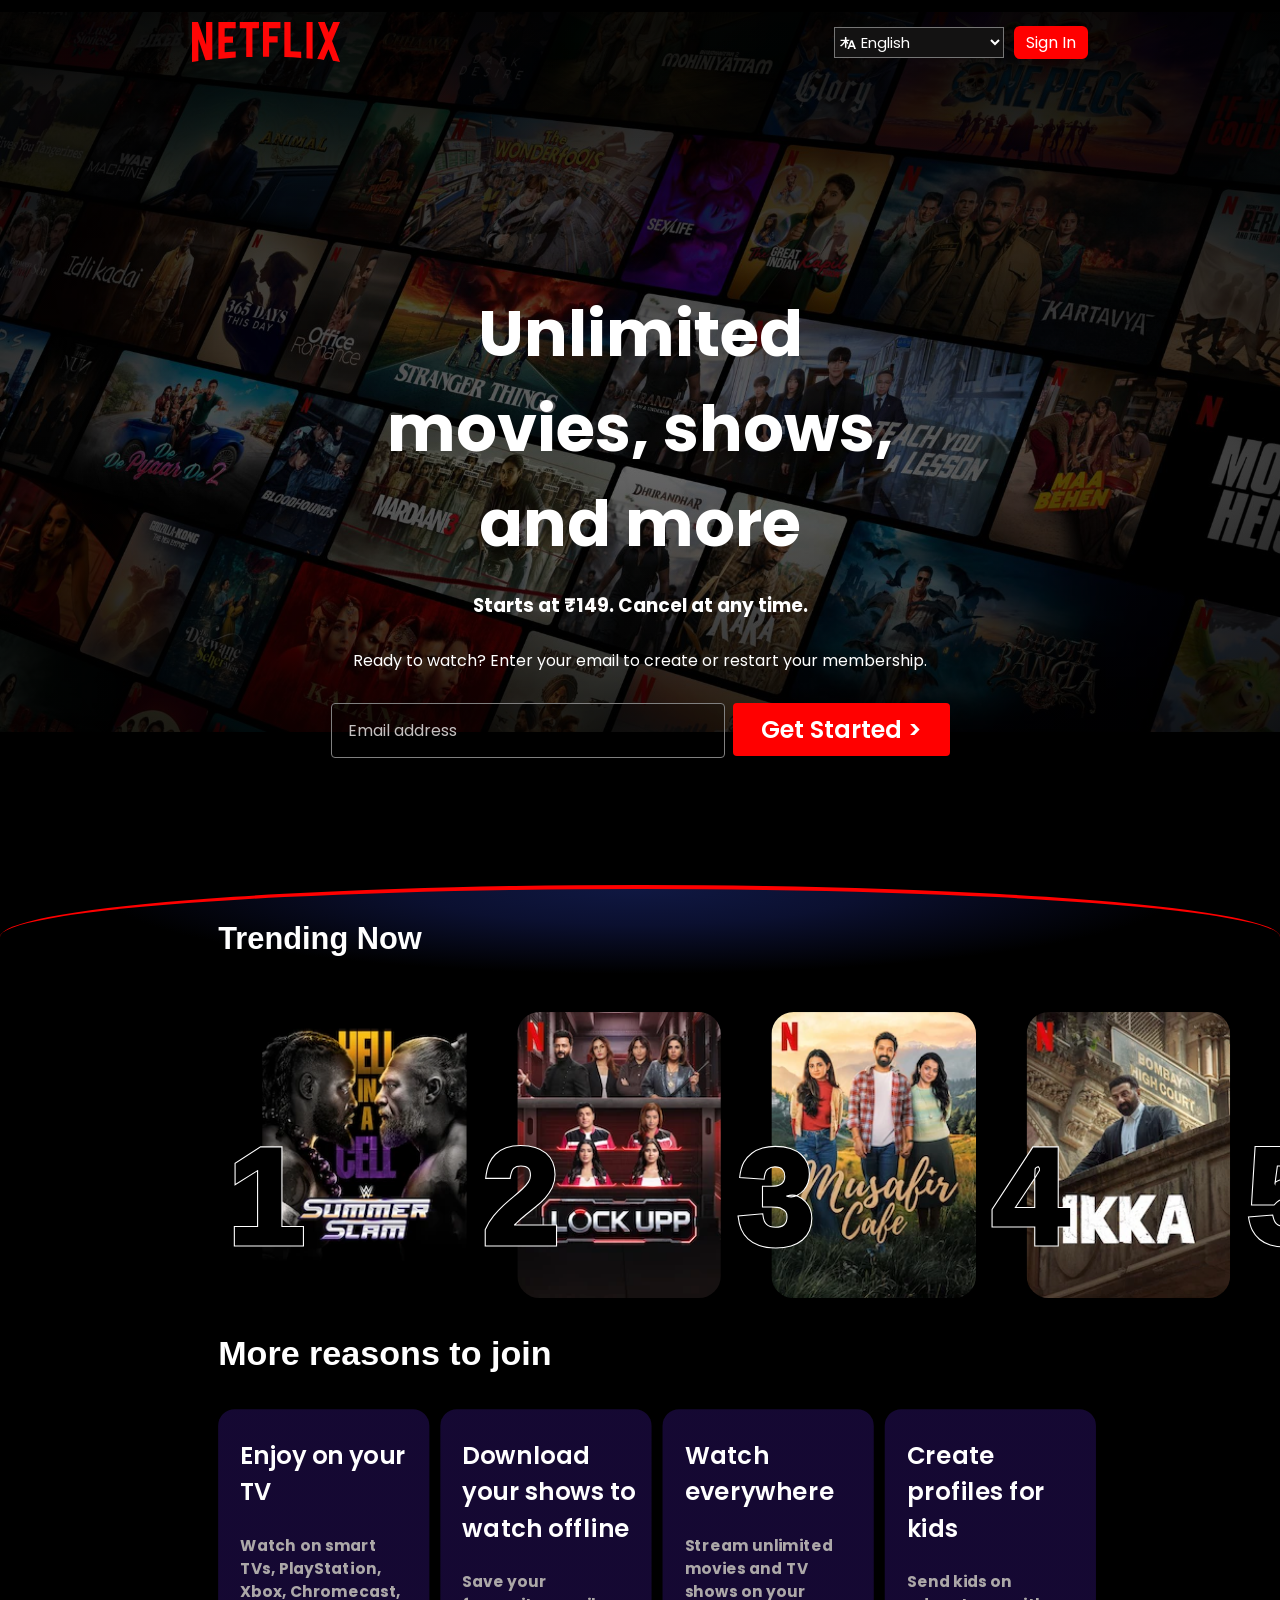
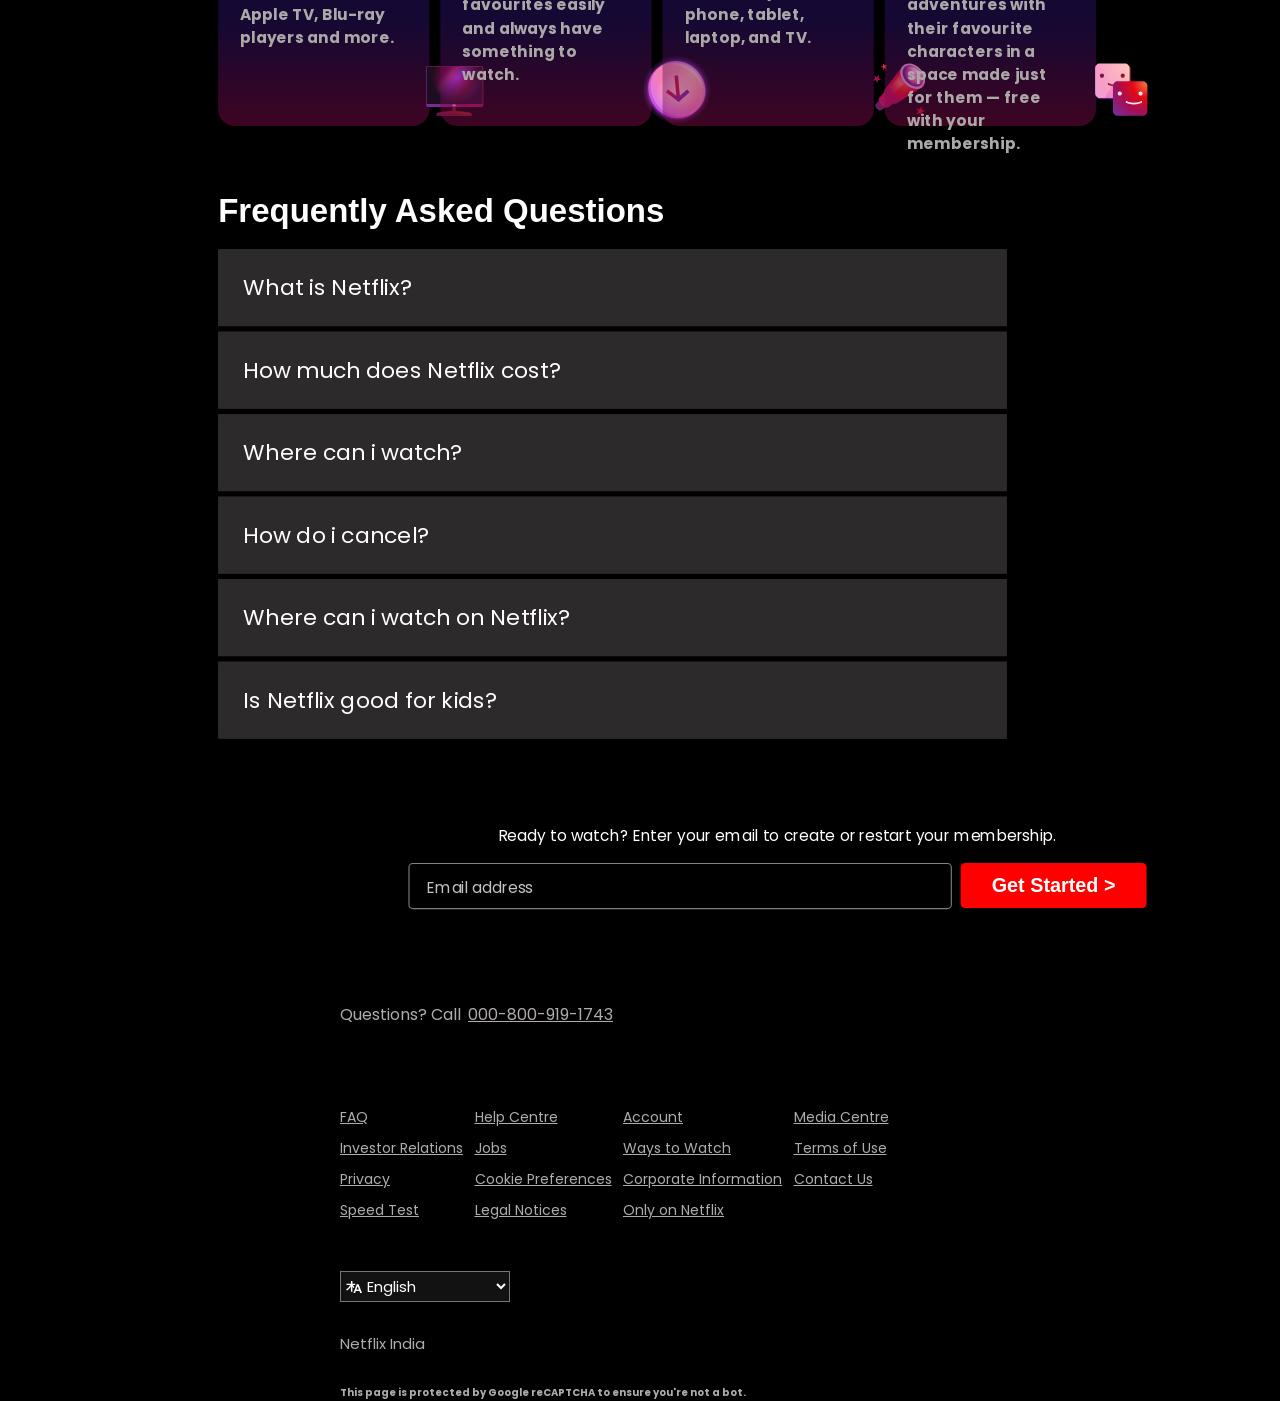
<file: Netflixclone.html>
<!DOCTYPE html>
<html lang="en">

<head>
    <meta charset="UTF-8">
    <meta name="viewport" content="width=device-width, initial-scale=1.0">
    <title>Netflix</title>
    <link rel="stylesheet" href="style.css">
</head>

<body>
    <div class="main">
        <nav>
            <svg viewBox="0 0 111 30" version="1.1" xmlns="http://www.w3.org/2000/svg"
                xmlns:xlink="http://www.w3.org/1999/xlink" aria-hidden="true" role="img"
                class="default-ltr-iqcdef-cache-17hp4kx e38gzvf2">
                <g>
                    <path
                        d="M105.06233,14.2806261 L110.999156,30 C109.249227,29.7497422 107.500234,29.4366857 105.718437,29.1554972 L102.374168,20.4686475 L98.9371075,28.4375293 C97.2499766,28.1563408 95.5928391,28.061674 93.9057081,27.8432843 L99.9372012,14.0931671 L94.4680851,-5.68434189e-14 L99.5313525,-5.68434189e-14 L102.593495,7.87421502 L105.874965,-5.68434189e-14 L110.999156,-5.68434189e-14 L105.06233,14.2806261 Z M90.4686475,-5.68434189e-14 L85.8749649,-5.68434189e-14 L85.8749649,27.2499766 C87.3746368,27.3437061 88.9371075,27.4055675 90.4686475,27.5930265 L90.4686475,-5.68434189e-14 Z M81.9055207,26.93692 C77.7186241,26.6557316 73.5307901,26.4064111 69.250164,26.3117443 L69.250164,-5.68434189e-14 L73.9366389,-5.68434189e-14 L73.9366389,21.8745899 C76.6248008,21.9373887 79.3120255,22.1557784 81.9055207,22.2804387 L81.9055207,26.93692 Z M64.2496954,10.6561065 L64.2496954,15.3435186 L57.8442216,15.3435186 L57.8442216,25.9996251 L53.2186709,25.9996251 L53.2186709,-5.68434189e-14 L66.3436123,-5.68434189e-14 L66.3436123,4.68741213 L57.8442216,4.68741213 L57.8442216,10.6561065 L64.2496954,10.6561065 Z M45.3435186,4.68741213 L45.3435186,26.2498828 C43.7810479,26.2498828 42.1876465,26.2498828 40.6561065,26.3117443 L40.6561065,4.68741213 L35.8121661,4.68741213 L35.8121661,-5.68434189e-14 L50.2183897,-5.68434189e-14 L50.2183897,4.68741213 L45.3435186,4.68741213 Z M30.749836,15.5928391 C28.687787,15.5928391 26.2498828,15.5928391 24.4999531,15.6875059 L24.4999531,22.6562939 C27.2499766,22.4678976 30,22.2495079 32.7809542,22.1557784 L32.7809542,26.6557316 L19.812541,27.6876933 L19.812541,-5.68434189e-14 L32.7809542,-5.68434189e-14 L32.7809542,4.68741213 L24.4999531,4.68741213 L24.4999531,10.9991564 C26.3126816,10.9991564 29.0936358,10.9054269 30.749836,10.9054269 L30.749836,15.5928391 Z M4.78114163,12.9684132 L4.78114163,29.3429562 C3.09401069,29.5313525 1.59340144,29.7497422 0,30 L0,-5.68434189e-14 L4.4690224,-5.68434189e-14 L10.562377,17.0315868 L10.562377,-5.68434189e-14 L15.2497891,-5.68434189e-14 L15.2497891,28.061674 C13.5935889,28.3437998 11.906458,28.4375293 10.1246602,28.6868498 L4.78114163,12.9684132 Z">
                    </path>
                </g>
            </svg>
            <div class="group">
                <div class="lang">
            <svg viewBox="0 0 16 16" width="16" height="16" data-icon="LanguagesSmall"
                        data-icon-id=":R8pbaml6lalalal996:" aria-hidden="true" xmlns="http://www.w3.org/2000/svg"
                        fill="none" role="img">
                        <path fill="currentColor" fill-rule="evenodd"
                            d="M10.77 5.33 10.5 6 9.34 8.94l-.57 1.44L7.33 14h1.78l.73-1.97h3.58l.74 1.97H16l-3.43-8.67zm-.15 4.6-.24.63h2.51l-1.26-3.35zm-1.1-5.09.1-.19h-3.2V2h-1.5v2.65H.55V6h3.77A11 11 0 0 1 0 10.43c.33.28.81.8 1.05 1.16 1.5-.91 2.85-2.36 3.88-4.02v5.1h1.49V7.52q.6.95 1.33 1.8l.57-1.43a12 12 0 0 1-1.34-1.9h2.09z"
                            clip-rule="evenodd"></path>
                    </svg>
            <select name="lang" id="lang">
                <option value="English">English</option>
                <option value="Hindi">Hindi</option>
                <option value="Chinese">Chinese</option>
                <option value="Turkish">Turkish</option>
                <option value="Japanese">Japanese</option>
                <option value="Dutch">Dutch</option>
            </select>
        </div>
                <div class="button">
                    <button>Sign In </button>
                </div>
            </div>

        </nav>
        <div class="content">
            <div class="h">
                <h1>Unlimited movies, shows, and more</h1>
            </div>
            <h3>Starts at ₹149. Cancel at any time.</h3>
            <p>Ready to watch? Enter your email to create or restart your membership.</p>
            <div class="login">
                <input type="text" name="email id" id="email id" placeholder="Email address">
                <button>Get Started &gt</button>
            </div>
        </div>

        <div class="box"></div>
    </div>
    <div class="stroke"></div>
    <div class="attention">
        <h2>Trending Now</h2>
        <div class="slider">
            <div class="card">
                <img src="images/img1.jpeg" alt="img1">
                <div class="number">1</div>
            </div>

            <div class="card">
                <img src="images/img2.jpeg" alt="img2">
                <div class="number">2</div>
            </div>

            <div class="card">
                <img src="images/img3.jpeg" alt="img3">
                <div class="number">3</div>
            </div>

            <div class="card">
                <img src="images/img4.jpeg" alt="img4">
                <div class="number">4</div>
            </div>

            <div class="card">
                <img src="images/img5.jpeg" alt="img5">
                <div class="number">5</div>
            </div>

            <div class="card">
                <img src="images/img6.jpeg" alt="img6">
                <div class="number">6</div>
            </div>

            <div class="card">
                <img src="images/img7.jpeg" alt="img7">
                <div class="number">7</div>
            </div>

            <div class="card">
                <img src="images/img8.jpeg" alt="img8">
                <div class="number">8</div>
            </div>

            <div class="card">
                <img src="images/img9.jpeg" alt="img9">
                <div class="number">9</div>
            </div>

            <div class="card">
                <img src="images/img10.jpeg" alt="img10">
                <div class="number">10</div>
            </div>
        </div>

        <div class="lang">
            <h2>More reasons to join </h2>
        </div>
        <div class="card2dis">
            <div class="card2">
                <div class="det">Enjoy on your TV</div>
                <h1>Watch on smart TVs, PlayStation, Xbox, Chromecast, Apple TV, Blu-ray players and more.</h1>
                <div class="svgedit">
                    <svg width="72" height="72" viewBox="0 0 72 72" fill="none">
                        <g id="television-core-small">
                            <path id="Vector" fill-rule="evenodd" clip-rule="evenodd"
                                d="M37.2 53.3992C37.2 52.7365 36.6628 52.1992 36 52.1992H34.8C34.1373 52.1992 33.6 52.7365 33.6 53.3992V56.2636C33.6 56.9129 33.0834 57.4433 32.4347 57.4739C30.3013 57.5744 28.1719 57.7834 26.0546 58.1011L19.444 59.0926C18.2692 59.2688 17.4 60.2782 17.4 61.4662V62.0992C17.4 62.4304 17.6686 62.6992 18 62.6992H52.8C53.1314 62.6992 53.4 62.4304 53.4 62.0992V61.4662C53.4 60.2782 52.5309 59.2688 51.3561 59.0926L44.7454 58.1011C42.6282 57.7834 40.4987 57.5744 38.3653 57.4739C37.7167 57.4433 37.2 56.9129 37.2 56.2636V53.3992Z"
                                fill="url(#paint0_radial_5179_1308)"></path>
                            <path id="Vector_2"
                                d="M18.6 60.7388C18.6 60.2306 18.9587 59.796 19.4602 59.711C22.0196 59.2775 29.7585 58.0508 35.4 58.0508C41.0415 58.0508 48.7804 59.2775 51.3398 59.711C51.8412 59.796 52.2 60.2306 52.2 60.7388C52.2 60.902 52.0575 61.0268 51.8967 61.0004C50.1219 60.707 40.9704 59.2409 35.4 59.2409C29.8295 59.2409 20.678 60.707 18.9033 61.0004C18.7425 61.0268 18.6 60.902 18.6 60.7388Z"
                                fill="url(#paint1_radial_5179_1308)"></path>
                            <path id="Vector_3"
                                d="M63 12H8.99995C8.00584 12 7.19995 12.8059 7.19995 13.8V51.6C7.19995 52.5941 8.00584 53.4 8.99995 53.4H63C63.9941 53.4 64.8 52.5941 64.8 51.6V13.8C64.8 12.8059 63.9941 12 63 12Z"
                                fill="url(#paint2_linear_5179_1308)"></path>
                            <path id="Vector_4"
                                d="M63 12H8.99995C8.00584 12 7.19995 12.8059 7.19995 13.8V51.6C7.19995 52.5941 8.00584 53.4 8.99995 53.4H63C63.9941 53.4 64.8 52.5941 64.8 51.6V13.8C64.8 12.8059 63.9941 12 63 12Z"
                                fill="url(#paint3_radial_5179_1308)"></path>
                            <path id="Vector_5" fill-rule="evenodd" clip-rule="evenodd"
                                d="M8.99995 12.6H63C63.663 12.6 64.2 13.1372 64.2 13.8V50.4H7.79995V13.8C7.79995 13.1372 8.33719 12.6 8.99995 12.6ZM7.19995 50.4V13.8C7.19995 12.8059 8.00581 12 8.99995 12H63C63.9942 12 64.8 12.8059 64.8 13.8V50.4V51.6C64.8 52.5941 63.9942 53.4 63 53.4H8.99995C8.00581 53.4 7.19995 52.5941 7.19995 51.6V50.4Z"
                                fill="url(#paint4_radial_5179_1308)"></path>
                            <path id="Vector_6"
                                d="M35.4 52.8C36.3941 52.8 37.2 52.3971 37.2 51.9C37.2 51.4029 36.3941 51 35.4 51C34.4059 51 33.6 51.4029 33.6 51.9C33.6 52.3971 34.4059 52.8 35.4 52.8Z"
                                fill="url(#paint5_radial_5179_1308)"></path>
                        </g>
                        <defs>
                            <radialGradient id="paint0_radial_5179_1308" cx="0" cy="0" r="1"
                                gradientUnits="userSpaceOnUse"
                                gradientTransform="translate(50.3269 49.3723) rotate(118.526) scale(55.1579 46.2871)">
                                <stop stop-color="#802600"></stop>
                                <stop offset="0.333333" stop-color="#6F181D"></stop>
                                <stop offset="0.666667" stop-color="#5B1333"></stop>
                                <stop offset="1" stop-color="#391945"></stop>
                            </radialGradient>
                            <radialGradient id="paint1_radial_5179_1308" cx="0" cy="0" r="1"
                                gradientUnits="userSpaceOnUse"
                                gradientTransform="translate(48.1077 53.6128) rotate(158.116) scale(32.7275 42.219)">
                                <stop stop-color="#99421D"></stop>
                                <stop offset="0.333333" stop-color="#99161D"></stop>
                                <stop offset="0.666667" stop-color="#7D1845"></stop>
                                <stop offset="1" stop-color="#59216E"></stop>
                            </radialGradient>
                            <linearGradient id="paint2_linear_5179_1308" x1="10.4727" y1="14.9572" x2="56.1755"
                                y2="51.4814" gradientUnits="userSpaceOnUse">
                                <stop stop-color="#99161D"></stop>
                                <stop offset="0.245283" stop-color="#CA005B"></stop>
                                <stop offset="0.346698" stop-color="#FF479A"></stop>
                                <stop offset="0.46934" stop-color="#CC3CFF"></stop>
                                <stop offset="0.735849" stop-color="#BC1A22"></stop>
                                <stop offset="1" stop-color="#C94FF5"></stop>
                            </linearGradient>
                            <radialGradient id="paint3_radial_5179_1308" cx="0" cy="0" r="1"
                                gradientUnits="userSpaceOnUse"
                                gradientTransform="translate(38.6181 23.8286) rotate(90) scale(25.9571 25.8545)">
                                <stop stop-color="#1C0E20" stop-opacity="0"></stop>
                                <stop offset="1" stop-color="#1C0E20"></stop>
                            </radialGradient>
                            <radialGradient id="paint4_radial_5179_1308" cx="0" cy="0" r="1"
                                gradientUnits="userSpaceOnUse"
                                gradientTransform="translate(54 20.1938) rotate(144.293) scale(47.2897 44.8232)">
                                <stop stop-color="#EF7744"></stop>
                                <stop offset="0.333333" stop-color="#E50914"></stop>
                                <stop offset="0.666667" stop-color="#A70D53"></stop>
                                <stop offset="1" stop-color="#792A95"></stop>
                            </radialGradient>
                            <radialGradient id="paint5_radial_5179_1308" cx="0" cy="0" r="1"
                                gradientUnits="userSpaceOnUse"
                                gradientTransform="translate(36.525 51.3562) rotate(135) scale(4.58735)">
                                <stop stop-color="#FFDCCC"></stop>
                                <stop offset="0.333333" stop-color="#FFBDC0"></stop>
                                <stop offset="0.666667" stop-color="#F89DC6"></stop>
                                <stop offset="1" stop-color="#E4A1FA"></stop>
                            </radialGradient>
                        </defs>
                    </svg>
                </div>

            </div>

            <div class="card2">
                <div class="det">Download your shows to watch offline</div>
                <h1>Save your favourites easily and always have something to watch.</h1>
                <div class="svgedit">
                    <svg width="72" height="72" viewBox="0 0 72 72" fill="none">
                        <g id="download-core-small">
                            <path id="Vector"
                                d="M36 70.2008C54.8882 70.2008 70.2001 54.8889 70.2001 36.0008C70.2001 17.1126 54.8882 1.80078 36 1.80078C17.1119 1.80078 1.80005 17.1126 1.80005 36.0008C1.80005 54.8889 17.1119 70.2008 36 70.2008Z"
                                fill="url(#paint0_radial_5179_7940)"></path>
                            <path id="Vector_2" opacity="0.4"
                                d="M64.7658 36.195C65.5206 51.5916 53.7908 63.5824 38.5668 62.977C23.3428 62.3722 10.3893 49.4 9.63446 34.0034C8.87954 18.6068 20.6091 6.61594 35.8331 7.22116C51.0571 7.82638 64.0104 20.7984 64.7658 36.195Z"
                                fill="url(#paint1_radial_5179_7940)"></path>
                            <path id="Vector_3"
                                d="M62.3657 37.9958C63.1205 53.3924 51.3908 65.3832 36.1668 64.7778C20.9428 64.173 7.9893 51.2008 7.23444 35.8041C6.47952 20.4075 18.2091 8.41672 33.4331 9.02194C48.6571 9.62716 61.6103 22.5992 62.3657 37.9958Z"
                                fill="url(#paint2_radial_5179_7940)"></path>
                            <path id="Vector_4" opacity="0.5"
                                d="M64.7658 36.195C65.5206 51.5916 53.7908 63.5824 38.5668 62.977C23.3428 62.3722 10.3893 49.4 9.63446 34.0034C8.87954 18.6068 20.6091 6.61594 35.8331 7.22116C51.0571 7.82638 64.0104 20.7984 64.7658 36.195Z"
                                fill="url(#paint3_radial_5179_7940)"></path>
                            <path id="Vector_5" opacity="0.6"
                                d="M36.9 60.6C48.6636 60.6 58.2 51.0637 58.2 39.3C58.2 27.5363 48.6636 18 36.9 18C25.1363 18 15.6 27.5363 15.6 39.3C15.6 51.0637 25.1363 60.6 36.9 60.6Z"
                                fill="url(#paint4_radial_5179_7940)"></path>
                            <path id="Vector_6" fill-rule="evenodd" clip-rule="evenodd"
                                d="M39.0849 42.2727L46.3387 35.76L48.8945 38.5142L38.9118 47.477L37.8466 48.4333L36.6071 47.477L24.9899 38.5142L27.0434 35.76L35.4849 42.2727L33.6 21.6016H37.2L39.0849 42.2727Z"
                                fill="url(#paint5_radial_5179_7940)"></path>
                            <path id="Vector_7" opacity="0.4" fill-rule="evenodd" clip-rule="evenodd"
                                d="M61.6566 34.9618C61.7832 35.3893 62.391 35.3233 62.3694 34.878C61.6962 21.1369 50.1509 9.55975 36.5817 9.01957C34.4606 8.93515 32.4155 9.12541 30.4772 9.55909C30.0745 9.64915 30.1575 10.2082 30.5697 10.2246C45.0094 10.7979 57.6246 21.2971 61.6566 34.9618Z"
                                fill="url(#paint6_radial_5179_7940)"></path>
                        </g>
                        <defs>
                            <radialGradient id="paint0_radial_5179_7940" cx="0" cy="0" r="1"
                                gradientUnits="userSpaceOnUse"
                                gradientTransform="translate(36.0001 36.1837) rotate(-90) scale(34.3829)">
                                <stop offset="0.782019" stop-color="#982DBE"></stop>
                                <stop offset="0.906819" stop-color="#B038DC" stop-opacity="0.2"></stop>
                                <stop offset="1" stop-color="#E4A1FA" stop-opacity="0"></stop>
                            </radialGradient>
                            <radialGradient id="paint1_radial_5179_7940" cx="0" cy="0" r="1"
                                gradientUnits="userSpaceOnUse"
                                gradientTransform="translate(52.9937 20.0992) rotate(135) scale(49.9836)">
                                <stop stop-color="#FFDCCC"></stop>
                                <stop offset="0.333333" stop-color="#FFBDC0"></stop>
                                <stop offset="0.666667" stop-color="#F89DC6"></stop>
                                <stop offset="1" stop-color="#E4A1FA"></stop>
                            </radialGradient>
                            <radialGradient id="paint2_radial_5179_7940" cx="0" cy="0" r="1"
                                gradientUnits="userSpaceOnUse"
                                gradientTransform="translate(52.7999 19.6937) rotate(135) scale(53.1037)">
                                <stop stop-color="#FFA984"></stop>
                                <stop offset="0.333333" stop-color="#FF787F"></stop>
                                <stop offset="0.666667" stop-color="#F45FA2"></stop>
                                <stop offset="1" stop-color="#C44AF1"></stop>
                            </radialGradient>
                            <radialGradient id="paint3_radial_5179_7940" cx="0" cy="0" r="1"
                                gradientUnits="userSpaceOnUse"
                                gradientTransform="translate(52.9937 20.0992) rotate(135) scale(49.9836)">
                                <stop stop-color="#FFDCCC"></stop>
                                <stop offset="0.333333" stop-color="#FFBDC0"></stop>
                                <stop offset="0.666667" stop-color="#F89DC6"></stop>
                                <stop offset="1" stop-color="#E4A1FA"></stop>
                            </radialGradient>
                            <radialGradient id="paint4_radial_5179_7940" cx="0" cy="0" r="1"
                                gradientUnits="userSpaceOnUse" gradientTransform="translate(36.9 39.3) scale(21.3)">
                                <stop stop-color="white"></stop>
                                <stop offset="1" stop-color="white" stop-opacity="0"></stop>
                            </radialGradient>
                            <radialGradient id="paint5_radial_5179_7940" cx="0" cy="0" r="1"
                                gradientUnits="userSpaceOnUse"
                                gradientTransform="translate(31.2 32.1016) rotate(39.5226) scale(15.5567)">
                                <stop stop-color="#EF7744"></stop>
                                <stop offset="0.2406" stop-color="#E50914"></stop>
                                <stop offset="1" stop-color="#792A95"></stop>
                            </radialGradient>
                            <radialGradient id="paint6_radial_5179_7940" cx="0" cy="0" r="1"
                                gradientUnits="userSpaceOnUse"
                                gradientTransform="translate(50.7 21.3) rotate(-180) scale(30)">
                                <stop stop-color="white"></stop>
                                <stop offset="1" stop-color="white" stop-opacity="0"></stop>
                            </radialGradient>
                        </defs>
                    </svg>
                </div>

            </div>

            <div class="card2">
                <div class="det">Watch everywhere</div>
                <h1>Stream unlimited movies and TV shows on your phone, tablet, laptop, and TV.</h1>
                <div class="svgedit">
                    <svg width="72" height="72" viewBox="0 0 72 72" fill="none">
                        <g id="telescope-core-small">
                            <path id="Vector"
                                d="M24.0492 36.6016L33.6 46.3898L17.8029 56.8633C17.8029 56.8633 15.8891 57.6983 13.625 55.2638C11.361 52.8293 12.1235 51.238 12.1235 51.238L24.0492 36.6016Z"
                                fill="url(#paint0_radial_5179_1664)"></path>
                            <path id="Vector_2"
                                d="M25.0344 34.1992L36 46.151L25.0616 53.8043C25.0616 53.8043 21.8289 55.0984 18.0987 51.0172C14.3686 46.9358 15.9198 44.5105 15.9198 44.5105L25.0344 34.1992Z"
                                fill="url(#paint1_radial_5179_1664)"></path>
                            <path id="Vector_3"
                                d="M39 13.0195L59.1 33.6788L32.5325 50.4142C32.5325 50.4142 28.7459 50.2552 24.3978 45.4897C20.0498 40.7243 21.4096 35.8101 21.4096 35.8101L39 13.0195Z"
                                fill="url(#paint2_radial_5179_1664)"></path>
                            <path id="Vector_4"
                                d="M57.6709 15.3516C63.1044 21.2807 63.9858 29.2883 59.6386 33.2371C55.2916 37.186 47.3628 35.5806 41.9292 29.6515C36.4954 23.7224 35.6145 15.7148 39.9615 11.766C44.3084 7.81716 52.2372 9.42252 57.6709 15.3516Z"
                                fill="url(#paint3_radial_5179_1664)"></path>
                            <path id="Vector_5"
                                d="M58.3787 31.255C54.8121 34.5032 48.2143 33.0817 43.6421 28.0798C39.07 23.078 38.2547 16.39 41.8213 13.1419C45.3879 9.89364 51.9857 11.3152 56.5579 16.3171C61.1298 21.3189 61.9452 28.0069 58.3787 31.255Z"
                                fill="url(#paint4_radial_5179_1664)"></path>
                            <path id="Vector_6" opacity="0.85"
                                d="M59.6783 28.823C60.576 24.1785 59.6544 20.5934 56.1603 16.6199C52.6662 12.6464 47.3508 10.8657 43.7796 12.7598C39.371 15.098 48.3734 13.5961 53.4577 19.5815C57.8259 24.724 58.8516 33.1009 59.6783 28.823Z"
                                fill="url(#paint5_radial_5179_1664)"></path>
                            <path id="Vector_7" opacity="0.4"
                                d="M50.3979 25.2452C50.4549 26.7239 49.2932 27.7677 47.8032 27.5766C46.3131 27.3856 45.059 26.032 45.002 24.5532C44.945 23.0745 46.1067 22.0307 47.5968 22.2218C49.0868 22.4128 50.341 23.7664 50.3979 25.2452Z"
                                fill="url(#paint6_radial_5179_1664)"></path>
                            <path id="Vector_8" opacity="0.6"
                                d="M36.9217 21.0039L26.4258 34.3627C26.3297 36.4604 28.2903 39.5534 30.0334 40.8344L41.2345 29.9105C39.6 28.2005 36.9591 24.1025 36.9217 21.0039Z"
                                fill="url(#paint7_radial_5179_1664)"></path>
                            <path id="Vector_9" fill-rule="evenodd" clip-rule="evenodd"
                                d="M20.0576 9.60156L21.479 11.7187L24 11.0654L22.3575 13.0272L23.7789 15.1444L21.3424 14.2397L19.7 16.2016L19.8365 13.6806L17.4 12.7759L19.9209 12.1225L20.0576 9.60156ZM58.776 52.8016L58.9623 56.4685L62.4 57.4188L59.0774 58.7347L59.2637 62.4016L57.0239 59.548L53.7014 60.8638L55.6397 57.7843L53.4 54.9307L56.8377 55.8811L58.776 52.8016ZM15.206 24.2101L15.8768 21.0016L13.4793 23.1964L10.6853 21.5563L11.9975 24.553L9.59998 26.7478L12.8085 26.405L14.1207 29.4016L14.7915 26.1931L18 25.8502L15.206 24.2101Z"
                                fill="url(#paint8_linear_5179_1664)"></path>
                        </g>
                        <defs>
                            <radialGradient id="paint0_radial_5179_1664" cx="0" cy="0" r="1"
                                gradientUnits="userSpaceOnUse"
                                gradientTransform="translate(36.6875 32.7016) rotate(135) scale(34.9134)">
                                <stop stop-color="#99421D"></stop>
                                <stop offset="0.333333" stop-color="#99161D"></stop>
                                <stop offset="0.666667" stop-color="#7D1845"></stop>
                                <stop offset="1" stop-color="#59216E"></stop>
                            </radialGradient>
                            <radialGradient id="paint1_radial_5179_1664" cx="0" cy="0" r="1"
                                gradientUnits="userSpaceOnUse"
                                gradientTransform="translate(42.5937 27.2992) rotate(135) scale(44.5477 44.5279)">
                                <stop stop-color="#EF7744"></stop>
                                <stop offset="0.333333" stop-color="#E50914"></stop>
                                <stop offset="0.666667" stop-color="#A70D53"></stop>
                                <stop offset="1" stop-color="#792A95"></stop>
                            </radialGradient>
                            <radialGradient id="paint2_radial_5179_1664" cx="0" cy="0" r="1"
                                gradientUnits="userSpaceOnUse"
                                gradientTransform="translate(42.3 29.106) rotate(135) scale(31.8127)">
                                <stop stop-color="#FB540D"></stop>
                                <stop offset="0.333333" stop-color="#E50914"></stop>
                                <stop offset="0.666667" stop-color="#A70D53"></stop>
                                <stop offset="1" stop-color="#792A95"></stop>
                            </radialGradient>
                            <radialGradient id="paint3_radial_5179_1664" cx="0" cy="0" r="1"
                                gradientUnits="userSpaceOnUse"
                                gradientTransform="translate(57.675 14.7078) rotate(134.326) scale(24.0433 24.0367)">
                                <stop stop-color="#FFDCCC"></stop>
                                <stop offset="0.333333" stop-color="#FFBDC0"></stop>
                                <stop offset="0.666667" stop-color="#F89DC6"></stop>
                                <stop offset="1" stop-color="#E4A1FA"></stop>
                            </radialGradient>
                            <radialGradient id="paint4_radial_5179_1664" cx="0" cy="0" r="1"
                                gradientUnits="userSpaceOnUse"
                                gradientTransform="translate(52.1305 21.273) rotate(141.875) scale(9.87138 12.8159)">
                                <stop offset="0.307292" stop-color="#F89DC6"></stop>
                                <stop offset="0.645392" stop-color="#E75094"></stop>
                                <stop offset="1" stop-color="#59216E"></stop>
                            </radialGradient>
                            <radialGradient id="paint5_radial_5179_1664" cx="0" cy="0" r="1"
                                gradientUnits="userSpaceOnUse"
                                gradientTransform="translate(55.8 15.6) rotate(135) scale(13.1522)">
                                <stop stop-color="white"></stop>
                                <stop offset="1" stop-color="white" stop-opacity="0"></stop>
                            </radialGradient>
                            <radialGradient id="paint6_radial_5179_1664" cx="0" cy="0" r="1"
                                gradientUnits="userSpaceOnUse"
                                gradientTransform="translate(49.2362 22.9648) rotate(131.079) scale(5.08644 6.006)">
                                <stop stop-color="white"></stop>
                                <stop offset="1" stop-color="white" stop-opacity="0"></stop>
                            </radialGradient>
                            <radialGradient id="paint7_radial_5179_1664" cx="0" cy="0" r="1"
                                gradientUnits="userSpaceOnUse"
                                gradientTransform="translate(36.8758 29.1353) rotate(137.622) scale(13.5764)">
                                <stop stop-color="#FFA984"></stop>
                                <stop offset="1" stop-color="#F7636B" stop-opacity="0"></stop>
                            </radialGradient>
                            <linearGradient id="paint8_linear_5179_1664" x1="44.65" y1="27.9016" x2="24.25" y2="48.3016"
                                gradientUnits="userSpaceOnUse">
                                <stop stop-color="#EF7744"></stop>
                                <stop offset="0.333333" stop-color="#E50914"></stop>
                                <stop offset="0.666667" stop-color="#A70D53"></stop>
                                <stop offset="1" stop-color="#792A95"></stop>
                            </linearGradient>
                        </defs>
                    </svg>
                </div>

            </div>

            <div class="card2">
                <div class="det">Create profiles for kids</div>
                <h1>Send kids on adventures with their favourite characters in a space made just for them — free with
                    your membership.</h1>
                <div class="svgedit">
                    <svg width="72" height="72" viewBox="0 0 72 72" fill="none">
                        <g id="profiles-core-small">
                            <path id="Vector"
                                d="M10.8 15.6008C10.8 12.9499 12.949 10.8008 15.5999 10.8008H40.8C43.4509 10.8008 45.6 12.9498 45.6 15.6008V40.8007C45.6 43.4516 43.4509 45.6007 40.8 45.6007H15.6C12.949 45.6007 10.8 43.4517 10.8 40.8007V15.6008Z"
                                fill="url(#paint0_radial_5179_7919)"></path>
                            <path id="Vector_2"
                                d="M9.59998 14.4016C9.59998 11.7506 11.749 9.60162 14.4 9.60156H39.6C42.251 9.60156 44.4 11.7506 44.4 14.4016V39.6015C44.4 42.2525 42.251 44.4015 39.6 44.4015H14.4C11.749 44.4016 9.59998 42.2525 9.59998 39.6015V14.4016Z"
                                fill="url(#paint1_radial_5179_7919)"></path>
                            <path id="Vector_3"
                                d="M18.6 21.9008C18.6 23.0606 17.6598 24.0008 16.5 24.0008C15.3402 24.0008 14.4 23.0606 14.4 21.9008C14.4 20.741 15.3402 19.8008 16.5 19.8008C17.6598 19.8008 18.6 20.741 18.6 21.9008Z"
                                fill="url(#paint2_radial_5179_7919)"></path>
                            <path id="Vector_4"
                                d="M39.6 21.9008C39.6 23.0606 38.6598 24.0008 37.5 24.0008C36.3402 24.0008 35.4 23.0606 35.4 21.9008C35.4 20.741 36.3402 19.8008 37.5 19.8008C38.6598 19.8008 39.6 20.741 39.6 21.9008Z"
                                fill="url(#paint3_radial_5179_7919)"></path>
                            <path id="Vector_5"
                                d="M23.6713 29.4501C23.2437 29.1967 22.6917 29.3379 22.4383 29.7655C22.1848 30.1932 22.3261 30.7452 22.7537 30.9986C23.8254 31.6337 26.769 32.7744 30.6375 32.7744C34.506 32.7744 37.4497 31.6337 38.5213 30.9986C38.949 30.7452 39.0902 30.1932 38.8368 29.7655C38.5834 29.3379 38.0313 29.1967 37.6037 29.4501C36.8191 29.9151 34.194 30.9744 30.6375 30.9744C27.081 30.9744 24.456 29.9151 23.6713 29.4501Z"
                                fill="url(#paint4_radial_5179_7919)"></path>
                            <path id="Vector_6" opacity="0.35"
                                d="M19.2 44.4016H28.2L32.4 27.6016C30.2787 28.1801 28.4542 29.5387 27.2921 31.4053L19.2 44.4016Z"
                                fill="url(#paint5_radial_5179_7919)"></path>
                            <path id="Vector_7"
                                d="M27.6 32.4016C27.6 29.7506 29.749 27.6016 32.4 27.6016L57.6 27.6016C60.2508 27.6016 62.4 29.7506 62.4 32.4016V57.6015C62.4 60.2524 60.2508 62.4016 57.6 62.4016H32.4C29.749 62.4016 27.6 60.2524 27.6 57.6016V32.4016Z"
                                fill="url(#paint6_radial_5179_7919)"></path>
                            <path id="Vector_8"
                                d="M36.6 39.9008C36.6 41.0606 35.6598 42.0008 34.5 42.0008C33.3402 42.0008 32.4 41.0606 32.4 39.9008C32.4 38.741 33.3402 37.8008 34.5 37.8008C35.6598 37.8008 36.6 38.741 36.6 39.9008Z"
                                fill="url(#paint7_radial_5179_7919)"></path>
                            <path id="Vector_9"
                                d="M57.6 39.9008C57.6 41.0606 56.6598 42.0008 55.5 42.0008C54.3402 42.0008 53.4 41.0606 53.4 39.9008C53.4 38.741 54.3402 37.8008 55.5 37.8008C56.6598 37.8008 57.6 38.741 57.6 39.9008Z"
                                fill="url(#paint8_radial_5179_7919)"></path>
                            <path id="Vector_10"
                                d="M41.8213 47.6025C41.3937 47.349 40.8416 47.4903 40.5882 47.9179C40.3348 48.3455 40.476 48.8976 40.9037 49.1509C41.9753 49.786 44.919 50.9267 48.7875 50.9267C52.656 50.9267 55.5996 49.786 56.6713 49.1509C57.0989 48.8976 57.2402 48.3455 56.9867 47.9179C56.7333 47.4903 56.1813 47.349 55.7537 47.6025C54.969 48.0674 52.344 49.1267 48.7875 49.1267C45.231 49.1267 42.6059 48.0674 41.8213 47.6025Z"
                                fill="url(#paint9_radial_5179_7919)"></path>
                        </g>
                        <defs>
                            <radialGradient id="paint0_radial_5179_7919" cx="0" cy="0" r="1"
                                gradientUnits="userSpaceOnUse"
                                gradientTransform="translate(39.075 17.6882) rotate(135) scale(32.8097)">
                                <stop stop-color="#99421D"></stop>
                                <stop offset="0.333333" stop-color="#99161D"></stop>
                                <stop offset="0.666667" stop-color="#7D1845"></stop>
                                <stop offset="1" stop-color="#59216E"></stop>
                            </radialGradient>
                            <radialGradient id="paint1_radial_5179_7919" cx="0" cy="0" r="1"
                                gradientUnits="userSpaceOnUse"
                                gradientTransform="translate(62.4 8.70157) rotate(133.87) scale(75.3216)">
                                <stop stop-color="#FFDCCC"></stop>
                                <stop offset="0.333333" stop-color="#FFBDC0"></stop>
                                <stop offset="0.666667" stop-color="#F89DC6"></stop>
                                <stop offset="1" stop-color="#E4A1FA"></stop>
                            </radialGradient>
                            <radialGradient id="paint2_radial_5179_7919" cx="0" cy="0" r="1"
                                gradientUnits="userSpaceOnUse"
                                gradientTransform="translate(60.3 11.1008) rotate(133.939) scale(68.7426 55.9547)">
                                <stop stop-color="#99421D"></stop>
                                <stop offset="0.333333" stop-color="#99161D"></stop>
                                <stop offset="0.666667" stop-color="#7D1845"></stop>
                                <stop offset="1" stop-color="#59216E"></stop>
                            </radialGradient>
                            <radialGradient id="paint3_radial_5179_7919" cx="0" cy="0" r="1"
                                gradientUnits="userSpaceOnUse"
                                gradientTransform="translate(60.3 11.1008) rotate(133.939) scale(68.7426 55.9547)">
                                <stop stop-color="#99421D"></stop>
                                <stop offset="0.333333" stop-color="#99161D"></stop>
                                <stop offset="0.666667" stop-color="#7D1845"></stop>
                                <stop offset="1" stop-color="#59216E"></stop>
                            </radialGradient>
                            <radialGradient id="paint4_radial_5179_7919" cx="0" cy="0" r="1"
                                gradientUnits="userSpaceOnUse"
                                gradientTransform="translate(60.3 11.0994) rotate(133.939) scale(68.7426 55.9548)">
                                <stop stop-color="#99421D"></stop>
                                <stop offset="0.333333" stop-color="#99161D"></stop>
                                <stop offset="0.666667" stop-color="#7D1845"></stop>
                                <stop offset="1" stop-color="#59216E"></stop>
                            </radialGradient>
                            <radialGradient id="paint5_radial_5179_7919" cx="0" cy="0" r="1"
                                gradientUnits="userSpaceOnUse"
                                gradientTransform="translate(39.6 27.9016) rotate(135) scale(23.3345)">
                                <stop stop-color="#FFA984"></stop>
                                <stop offset="0.333333" stop-color="#FF787F"></stop>
                                <stop offset="0.666667" stop-color="#F45FA2"></stop>
                                <stop offset="1" stop-color="#C44AF1"></stop>
                            </radialGradient>
                            <radialGradient id="paint6_radial_5179_7919" cx="0" cy="0" r="1"
                                gradientUnits="userSpaceOnUse"
                                gradientTransform="translate(61.8 29.7016) rotate(135) scale(43.2749)">
                                <stop stop-color="#EF7744"></stop>
                                <stop offset="0.333333" stop-color="#E50914"></stop>
                                <stop offset="0.666667" stop-color="#A70D53"></stop>
                                <stop offset="1" stop-color="#792A95"></stop>
                            </radialGradient>
                            <radialGradient id="paint7_radial_5179_7919" cx="0" cy="0" r="1"
                                gradientUnits="userSpaceOnUse"
                                gradientTransform="translate(62.1 11.1008) rotate(137.146) scale(73.6614 60.3576)">
                                <stop stop-color="#FFDCCC"></stop>
                                <stop offset="0.333333" stop-color="#FDF6F6"></stop>
                                <stop offset="0.666667" stop-color="#FADCE9"></stop>
                                <stop offset="1" stop-color="#E4A1FA"></stop>
                            </radialGradient>
                            <radialGradient id="paint8_radial_5179_7919" cx="0" cy="0" r="1"
                                gradientUnits="userSpaceOnUse"
                                gradientTransform="translate(62.1 11.1008) rotate(137.146) scale(73.6614 60.3576)">
                                <stop stop-color="#FFDCCC"></stop>
                                <stop offset="0.333333" stop-color="#FDF6F6"></stop>
                                <stop offset="0.666667" stop-color="#FADCE9"></stop>
                                <stop offset="1" stop-color="#E4A1FA"></stop>
                            </radialGradient>
                            <radialGradient id="paint9_radial_5179_7919" cx="0" cy="0" r="1"
                                gradientUnits="userSpaceOnUse"
                                gradientTransform="translate(62.1 11.1017) rotate(137.146) scale(73.6614 60.3576)">
                                <stop stop-color="#FFDCCC"></stop>
                                <stop offset="0.333333" stop-color="#FDF6F6"></stop>
                                <stop offset="0.666667" stop-color="#FADCE9"></stop>
                                <stop offset="1" stop-color="#E4A1FA"></stop>
                            </radialGradient>
                        </defs>
                    </svg>
                </div>

            </div>
        </div>
        <div class="rec">
            Frequently Asked Questions
        </div>
        <div class="reccont">
            <button class="recbox">
                <h3>What is Netflix?</h3>
            </button>
            <button class="recbox">
                <h3>How much does Netflix cost?</h3>
            </button>
            <button class="recbox">
                <h3>Where can i watch?</h3>
            </button>
            <button class="recbox">
                <h3>How do i cancel?</h3>
            </button>
            <button class="recbox">
                <h3>Where can i watch on Netflix?</h3>
            </button>
            <button class="recbox">
                <h3>Is Netflix good for kids?</h3>
            </button>
        </div>

        <div class="content" data-attribute="cng">
            <p>Ready to watch? Enter your email to create or restart your membership.</p>

            <div class="login" data-attribute="log">
                <input type="email" name="email" id="email" placeholder="Email address" aria-label="Email address">
                <button type="button">Get Started &gt;</button>
            </div>
        </div>

    </div>
    <div class="footer">
        <p>Questions? Call <span>000-800-919-1743</span></p> 
        
        <div class="links">
            <a>FAQ</a>
            <a>Investor Relations</a>
            <a>Privacy</a>
            <a>Speed Test</a>
            <a>Help Centre</a>
            <a>Jobs</a>
            <a>Cookie Preferences</a>
            <a>Legal Notices</a>
            <a>Account</a>
            <a>Ways to Watch</a>
            <a>Corporate Information</a>
            <a>Only on Netflix</a>
            <a>Media Centre</a>
            <a>Terms of Use</a>
            <a>Contact Us</a>
        </div>

        <div class="language">
            <svg viewBox="0 0 16 16" width="16" height="16" data-icon="LanguagesSmall"
                        data-icon-id=":R8pbaml6lalalal996:" aria-hidden="true" xmlns="http://www.w3.org/2000/svg"
                        fill="none" role="img">
                        <path fill="currentColor" fill-rule="evenodd"
                            d="M10.77 5.33 10.5 6 9.34 8.94l-.57 1.44L7.33 14h1.78l.73-1.97h3.58l.74 1.97H16l-3.43-8.67zm-.15 4.6-.24.63h2.51l-1.26-3.35zm-1.1-5.09.1-.19h-3.2V2h-1.5v2.65H.55V6h3.77A11 11 0 0 1 0 10.43c.33.28.81.8 1.05 1.16 1.5-.91 2.85-2.36 3.88-4.02v5.1h1.49V7.52q.6.95 1.33 1.8l.57-1.43a12 12 0 0 1-1.34-1.9h2.09z"
                            clip-rule="evenodd"></path>
                    </svg>
            <select name="language" id="language">
                <option value="English">English</option>
                <option value="Hindi">Hindi</option>
                <option value="Chinese">Chinese</option>
                <option value="Turkish">Turkish</option>
                <option value="Japanese">Japanese</option>
                <option value="Dutch">Dutch</option>
            </select>
        </div>
        <div class="netflixindia">
            <p>Netflix India</p>
        </div>
        <h6>This page is protected by Google reCAPTCHA to ensure you're not a bot.</h6>
    </div>
</body>

</html>
</file>
<file: style.css>
@import url('https://fonts.googleapis.com/css2?family=Martel+Sans:wght@200;300;400;600;700;800;900&family=Poppins:ital,wght@0,100;0,200;0,300;0,400;0,500;0,600;0,700;0,800;0,900;1,100;1,200;1,300;1,400;1,500;1,600;1,700;1,800;1,900&display=swap');


@import url('https://fonts.googleapis.com/css2?family=Martel+Sans:wght@200;300;400;600;700;800;900&family=Poppins:ital,wght@0,100;0,200;0,300;0,400;0,500;0,600;0,700;0,800;0,900;1,100;1,200;1,300;1,400;1,500;1,600;1,700;1,800;1,900&display=swap');


@import url('https://fonts.googleapis.com/css2?family=Martel+Sans:wght@200;300;400;600;700;800;900&family=Noto+Sans:ital,wght@0,100..900;1,100..900&family=Poppins:ital,wght@0,100;0,200;0,300;0,400;0,500;0,600;0,700;0,800;0,900;1,100;1,200;1,300;1,400;1,500;1,600;1,700;1,800;1,900&display=swap');


*{
    padding: 0;
    margin: 0;
    font-family: "Poppins", sans-serif;
}

body{
    background-color: black;
    overflow-x: hidden;
}
.main{
    background-image: url(images/bg.jpeg);
    height: 100vh;  
    position: relative;
    background-position: center center center;
    bottom: -12px;
    background-repeat: no-repeat;
    background-size: max(1100px, 100vw);
}
.main .box{
    height: 100vh;
    width: 100%;
    padding: 0;
    margin: 0;
    position: absolute;
    top: 0;
    opacity: 1.6;
    background-color: black;
    inset: 0;

      background:
        radial-gradient(
            ellipse at center 10%,
            rgba(0,0,0,0.15) 0%,
            rgba(0,0,0,0.35) 50%,
            rgba(0,0,0,0.8) 100%
        ),

              linear-gradient(
            to bottom,
            rgba(0,0,0,0.9),
            rgba(0,0,0,0.25),
            rgba(0,0,0,0.9)
        );
}
.main nav svg{
    fill: rgb(255, 6, 6);
    height: 40px;
    z-index: 5;
    
}
.main nav{
    display: flex;
    padding: 10px;
    justify-content: space-between;
    max-width: 70vw;
    margin: auto;
    align-items: center;
    position: relative;
    z-index: 2;
}
.main nav .lang{
    position: relative;
    display: inline-block;
}
.lang svg{
    position: absolute;
    color: white;
    z-index: 2;
    top: -4px;
    left: 6px;
    pointer-events: none;
}
.lang select{
    background-color: rgb(19, 18, 18);
    color: white;
    width: 170px;
    padding-left: 22px;
    padding-top: 3px;
    padding-bottom: 3px;
    font-size: 15px;
}
.lang select option{
    background-color: white;
    color: black;
}
.main nav button{
    position: relative;
    z-index: 1;
    font-size: 16px;
    padding: 4px 12px;
    background-color: red;
    color: white;
    border-radius: 6px;
    border: none;
    cursor: pointer;
}
.main nav .group{
    display: flex;
    gap: 10px;
    justify-content: center;
    align-items: center;
}
.content{
    height: 100%;
    color: white;
    display: flex;
    flex-direction: column;
    position: relative;
    z-index: 1;
    justify-content: center;
    align-items: center;
    gap: 20px;
}
.content h1{
    font-size: 64px;
    max-width: 600px;
    text-align: center;
}
.content p{
    padding-top: 8px;
}

.login input{
    background-color: black;
    color: rgba(244, 237, 237, 0.355);
    width: 360px;
    height: 53px;
    padding: 0 16px;
    font-size: 16px;
    border: 1px solid grey;
    border-radius: 4px;

}
.login input::placeholder{
    color: rgb(197, 193, 193);
}
.login button{
    background-color: rgb(255, 0, 0);
    color: white;
    font-size: 24px;
    height: 53px;
    border: none;
    padding: 0 28px;
    font-weight: 600;
    border-radius: 4px;
    cursor: pointer;
    
}
.login{
    display: flex;
    gap: 8px;
    margin-top: 10px;
}
.login input{
    background-color: rgba(0, 0, 0, 0.318)
}
.login button:hover{
    background-color: rgb(222, 9, 9);
}
.button button:hover{
    background-color: rgb(222, 9, 9);
}

/* .all{
    display: grid;
} */

.stroke{
    height: 6.25rem;
    width: 100%;
    border-top: 4px solid red;
    border-radius: 110% 110% 0 0;
    position: relative;
    top: -15px;
    z-index: 3;
    background: radial-gradient(
        ellipse at top,
        #1c2d74 -70%,
        #0b1030 25%,
        #000 60%
    );
}

.attention {
    margin: 0;
    padding: 0;
    position: relative;
    z-index: 3;
    top: -25px;
    height: 500px;
    height: auto;
    /* background-color: purple; */
    width: 100%;
    max-width: 1017px;
    margin-left: 21vw;
    transform: scale(1.1);
}

.attention h2{
    position: relative;
   font-size: 28px;
   color: white;
   font-family: Arial, Helvetica, sans-serif;
   margin-bottom: 32px;
   margin-top: 15px;
}

.slider {
    padding: 18px 18px 18px 40px;
    display: flex;
    gap: 46px;
    overflow-x: scroll;
    scroll-snap-type: x mandatory;
    scrollbar-width: none;
}

.slider::-webkit-scrollbar{
    display: none;
}
.card{
    position: relative;
    flex: 0 0 auto;
    transition: transform 0.3s ease, box-shadow ease;
}
.card img{
    height: 260px;
    border-radius: 20px;
    display: block;
    object-fit: cover;
}

.card:hover{
    transform: scale(1.1);
    z-index: 10;
    box-shadow: 0 10px 20px rgba(255, 255, 255 255, 0.2);
}    

.number {
    position: absolute;   
    margin-left: -33px;
    top: 99px;
    font-size: 124px;
    font-family: sans-serif;
    font-weight: 1000;
    color: black;
    -webkit-text-stroke: 1px white;
}

.lang h2{
    font-size: 31px;
}

.card2{
    /* border: 2px solid white; */
    position: relative;
    height: 32vh;
    width: 15vw;
    border-radius: 15px;
    background:
        linear-gradient(
            to bottom,
            rgba(48, 19, 116, 0.434),
            rgba(48, 19, 116, 0.434),
            rgba(48, 19, 116, 0.434),
            /* rgba(47, 122, 214, 0.63), */
            rgba(137, 10, 76, 0.45)
        )
}

.det{
    color: white;
    padding-top: 26px;
    padding-left: 20px;
    text-align: left;
    font-size: 22px;
    font-family: "Poppins", sans-serif;
    font-weight: 600;
    font-style: normal;
}

.card2 h1{
    color: rgb(172, 168, 168);
    font-size: 14px;
    padding-top: 22px;
    padding-left: 20px;
    padding-right: 13px;
    width: 12vw;
}

.svgedit{
    margin-top: 39px;
    margin-right: 15px;
    display: flex;
    justify-content: end;
    align-items: end;
    position: absolute;
    top: 180px;
    left: 179px;
}
.svgedit svg{
    transform: scale(0.9);
}

.card2dis{
    display: flex;
    gap: 10px;
}

.rec{
    color: white;
    font-family: sans-serif;
    font-size: 30px;
    font-weight: 600;
    margin-top: 60px;
    margin-bottom: 18px;
}

.recbox{
    background-color: rgb(44, 42, 42);
    border: solid rgb(44, 42, 42);
    height: 70px;
    width: 56vw;
    color: white;
    cursor: pointer;
}
.recbox:hover{
    background-color: rgb(68, 65, 65);
    border: solid rgb(68, 65, 65);
}

.recbox h3{
    font-size: 20px;
    text-align: left;
    padding-left: 20px;
    font-weight: 400;

}

.reccont{
    display: flex;
    flex-direction: column;
    gap: 5px;
}

.content[data-attribute="cng"] {
    margin-top: 70px;
}

.content[data-attribute="cng"] p{
    font-size: 14px;
}
.login[data-attribute="log"] input{
    height: 40px;
    width: 460px;
}
.login[data-attribute="log"] ::placeholder{
    font-size: 14px;
}
.content[data-attribute="cng"] button{
    height: 41px;
    font-size: 18px;
    font-family: Arial, Helvetica, sans-serif;
}
.login[data-attribute="log"] {
    margin-top: -6px;
}

.footer{
    color: rgb(177, 172, 172);
    margin-top: 140px;
    margin-left: 340px;
    margin-right: 390px;
}
.footer > p {
    display: flex;
    flex-direction: row;
    gap: 7px;
}
.footer p > span{
    text-decoration: underline;
}
.links{
    margin-top: 80px;
    display: grid;
    grid-template-rows: repeat(4, auto);
    grid-auto-flow: column;
    font-size: 14px;
    gap: 10px;
    text-decoration: underline;
}
.language{
    position: relative;
    display: inline-block;
    margin-top: 50px;
}
.language svg{
    position: absolute;
    color: white;
    z-index: 2;
    top: 8px;
    left: 6px;
    pointer-events: none;
}
.language select{
    background-color: rgb(19, 18, 18);
    color: white;
    width: 170px;
    padding-left: 22px;
    padding-top: 3px;
    padding-bottom: 3px;
    font-size: 15px;
}
.language select option{
    background-color: white;
    color: black;
}
.netflixindia{
    margin-top: 30px;
    font-size: 15px;
}
.footer h6{
    font-size: 10px;
    margin-top: 30px;
}


@media screen and (max-width: 632px) {
   .login{
    flex-direction: column;
   }
} 


/* =========================
   TABLET
========================= */

@media screen and (max-width: 900px) {

    .main nav {
        max-width: 90vw;
    }

    .content h1 {
        font-size: 50px;
        max-width: 500px;
    }

    .attention {
        width: 90%;
        max-width: none;
        margin-left: 5%;
        transform: none;
    }

    .slider {
        gap: 30px;
        padding-left: 25px;
    }

    .card img {
        height: 230px;
    }

    .card2dis {
        display: grid;
        grid-template-columns: repeat(2, 1fr);
        gap: 15px;
    }

    .card2 {
        width: auto;
        height: 300px;
    }

    .svgedit {
        left: auto;
        right: 15px;
        top: auto;
        bottom: 15px;
    }

    .card2 h1 {
        width: auto;
    }

    .recbox {
        width: 90%;
    }

    .footer {
        margin-left: 5%;
        margin-right: 5%;
    }

    .links {
        grid-template-columns: repeat(2, 1fr);
    }
}


/* =========================
   MOBILE
========================= */

@media screen and (max-width: 600px) {

    .main {
        height: 650px;
        background-size: cover;
    }

    .main nav {
        width: 90%;
        padding: 15px 0;
    }

    .main nav svg {
        height: 30px;
    }

    .main nav .group {
        gap: 5px;
    }

    .lang select {
        width: 100px;
        font-size: 12px;
    }

    .main nav button {
        font-size: 13px;
        padding: 5px 9px;
    }

    .content {
        height: 500px;
        padding: 0 20px;
        text-align: center;
    }

    .content h1 {
        font-size: 36px;
        max-width: 400px;
    }

    .content h3 {
        font-size: 16px;
    }

    .content p {
        font-size: 14px;
    }

    .login {
        flex-direction: column;
        width: 90%;
    }

    .login input {
        width: 100%;
        box-sizing: border-box;
    }

    .login button {
        width: 100%;
    }

    .attention {
        width: 90%;
        margin-left: 5%;
        transform: none;
    }

    .attention h2 {
        font-size: 24px;
    }

    .slider {
        gap: 25px;
        padding: 15px 20px;
    }

    .card img {
        height: 210px;
        width: 140px;
    }

    .number {
        font-size: 80px;
        top: 80px;
        margin-left: -20px;
    }

    .card2dis {
        display: grid;
        grid-template-columns: 1fr;
        gap: 15px;
    }

    .card2 {
        width: 100%;
        height: 280px;
    }

    .card2 h1 {
        width: auto;
        font-size: 14px;
    }

    .svgedit {
        left: auto;
        right: 15px;
        top: auto;
        bottom: 15px;
    }

    .rec {
        font-size: 24px;
        margin-top: 40px;
    }

    .recbox {
        width: 100%;
        height: 65px;
    }

    .recbox h3 {
        font-size: 16px;
    }

    .content[data-attribute="cng"] {
        margin-top: 50px;
    }

    .login[data-attribute="log"] {
        width: 90%;
    }

    .login[data-attribute="log"] input {
        width: 100%;
    }

    .footer {
        margin: 100px 5% 40px;
    }

    .links {
        grid-template-columns: repeat(2, 1fr);
        gap: 15px;
    }
}


/* =========================
   SMALL MOBILE
========================= */

@media screen and (max-width: 400px) {

    .main nav svg {
        height: 26px;
    }

    .lang select {
        width: 85px;
        font-size: 11px;
    }

    .main nav button {
        font-size: 12px;
        padding: 5px 7px;
    }

    .content h1 {
        font-size: 30px;
    }

    .content h3 {
        font-size: 14px;
    }

    .content p {
        font-size: 13px;
    }

    .card img {
        width: 125px;
        height: 190px;
    }

    .number {
        font-size: 70px;
        top: 70px;
    }

    .card2 {
        height: 270px;
    }

    .links {
        grid-template-columns: 1fr;
    }
}
</file>
